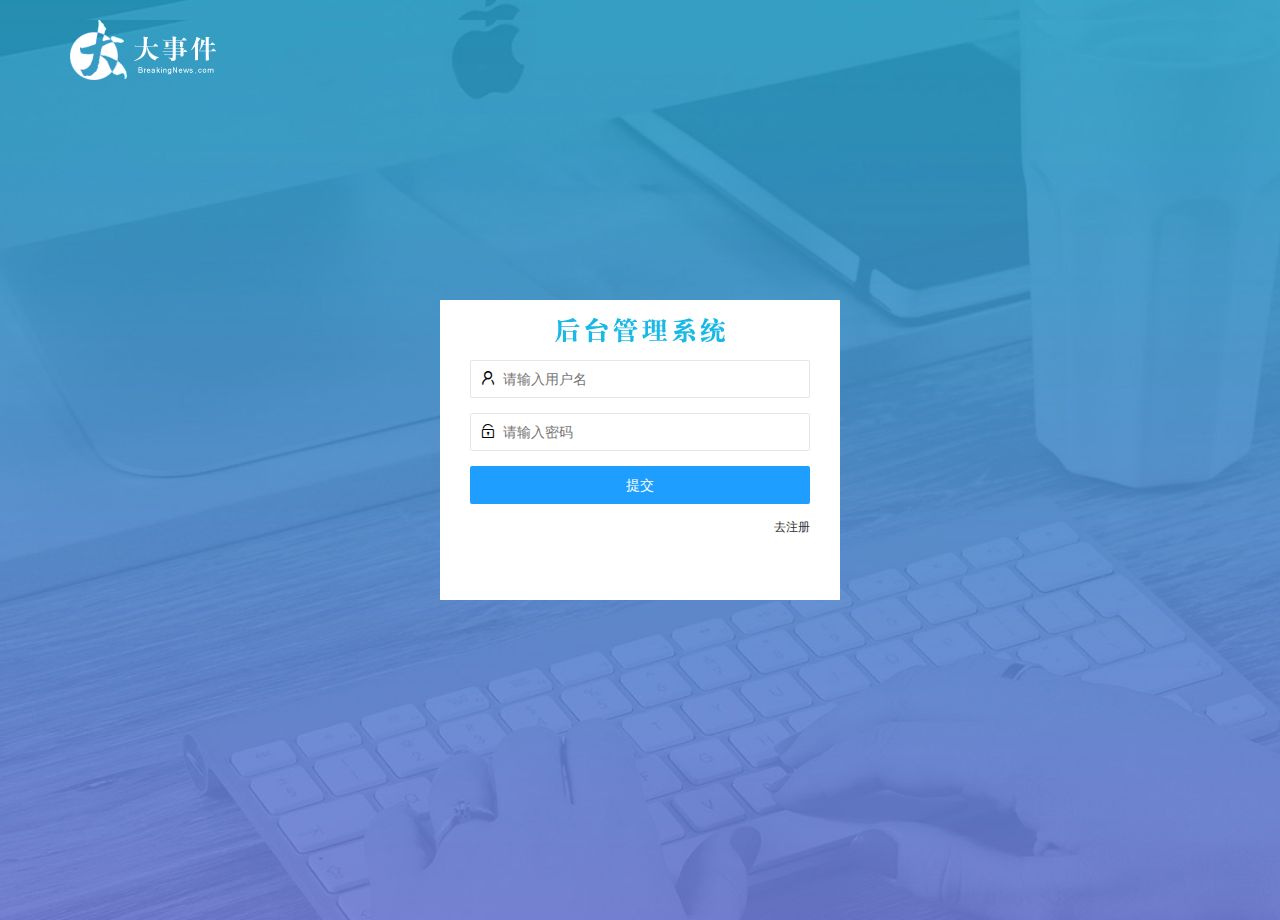
<file: login.html>
<!--
 * @Author: Dabbie 2310734576@qq.com
 * @Date: 2022-10-14 11:17:27
 * @LastEditors: Dabbie 2310734576@qq.com
 * @LastEditTime: 2022-10-17 14:35:33
 * @FilePath: \event_creating\login.html
 * @Description: 这是默认设置,请设置`customMade`, 打开koroFileHeader查看配置 进行设置: https://github.com/OBKoro1/koro1FileHeader/wiki/%E9%85%8D%E7%BD%AE
-->
<!DOCTYPE html>
<html lang="en">
<head>
    <meta charset="UTF-8">
    <meta http-equiv="X-UA-Compatible" content="IE=edge">
    <meta name="viewport" content="width=device-width, initial-scale=1.0">
    <!-- 导入layui -->
    <link rel="stylesheet" href="./assets/lib/layui/css/layui.css">
    <link rel="stylesheet" href="/assets/css/login.css">
    <title>大事件-登录/注册界面</title>
</head>
<body>
    <!-- 使用layui的版心 -->
    <!-- 头部logo区域 -->
    <div class="layui-main">
        <img src="./assets/images/logo.png" alt="">
    </div>


    <!-- 登录注册面板 -->
    <div class="loginAndRegBox">
        <!-- 面板头部标题 -->
        <div class="title-box"></div>

        <!-- 登录box -->
        <div class="login-box">
            <!-- 使用layui来创建form表单以及表单中的输入框&按钮 -->
            <form class="layui-form" id="form_login">
                <!-- 用户名 -->
                <div class="layui-form-item">
                    <!-- 小图标 -->
                    <i class="layui-icon layui-icon-username"></i>   
                    <input type="text" name="username" required  lay-verify="required" placeholder="请输入用户名" autocomplete="off" class="layui-input">
                </div>
                <!-- 密码 -->
                <div class="layui-form-item">
                    <!-- 小图标 -->
                    <i class="layui-icon layui-icon-password"></i>
                    <input type="password" name="password" required  lay-verify="required|pwd" placeholder="请输入密码" autocomplete="off" class="layui-input">
                </div>
                <!-- 登录提交按钮 -->
                <div class="layui-form-item">
                    <button class="layui-btn layui-btn-fluid  layui-btn-normal" lay-submit lay-filter="formDemo">提交</button>
                </div>
                <!-- 转为注册 -->
                <div class="layui-form-item links">
                    <a href="javascript:;" id="link_reg">去注册</a>
                </div>
            </form>
        </div> 

        <!-- 注册box -->
        <div class="reg-box">
            <form class="layui-form" id="form_reg">
                <!-- 用户名 -->
                <div class="layui-form-item">
                    <!-- 小图标 -->
                    <i class="layui-icon layui-icon-username"></i>   
                    <input type="text" name="username" required  lay-verify="required" placeholder="请输入用户名" autocomplete="off" class="layui-input">
                </div>
                <!-- 密码 -->
                <div class="layui-form-item">
                    <!-- 小图标 -->
                    <i class="layui-icon layui-icon-password"></i>
                    <input type="password" name="password" required  lay-verify="required|pwd" placeholder="请输入密码" autocomplete="off" class="layui-input">
                </div>
                <!-- 再次确认密码 -->
                <div class="layui-form-item">
                    <!-- 小图标 -->
                    <i class="layui-icon layui-icon-password"></i>
                    <input type="password" name="repassword" required  lay-verify="required|pwd|repwd" placeholder="再次确认密码" autocomplete="off" class="layui-input">
                </div>
                <!-- 注册提交按钮 -->
                <div class="layui-form-item">
                    <button class="layui-btn layui-btn-fluid  layui-btn-normal" lay-submit lay-filter="formDemo">注册</button>
                </div>
                <!-- 转为登录 -->
                <div class="layui-form-item links">
                    <a href="javascript:;" id="link_login">去登录</a>
                </div>
            </form>
        </div>
    </div>


    <!-- 导入layui的js -->
    <script src="./assets/lib/layui/layui.all.js"></script>
    <!-- 行为，采用js来写，导入jQuery 方便使用dom-->
    <script src="./assets/lib/jquery.js"></script>
    <!-- 导入自己写的jQuery中方法的js -->
    <script src="./assets/js/baseAPI.js"></script>
    <!-- 导入自己的js -->
    <script src="./assets/js/login.js"></script>
</body>
</html>
</file>
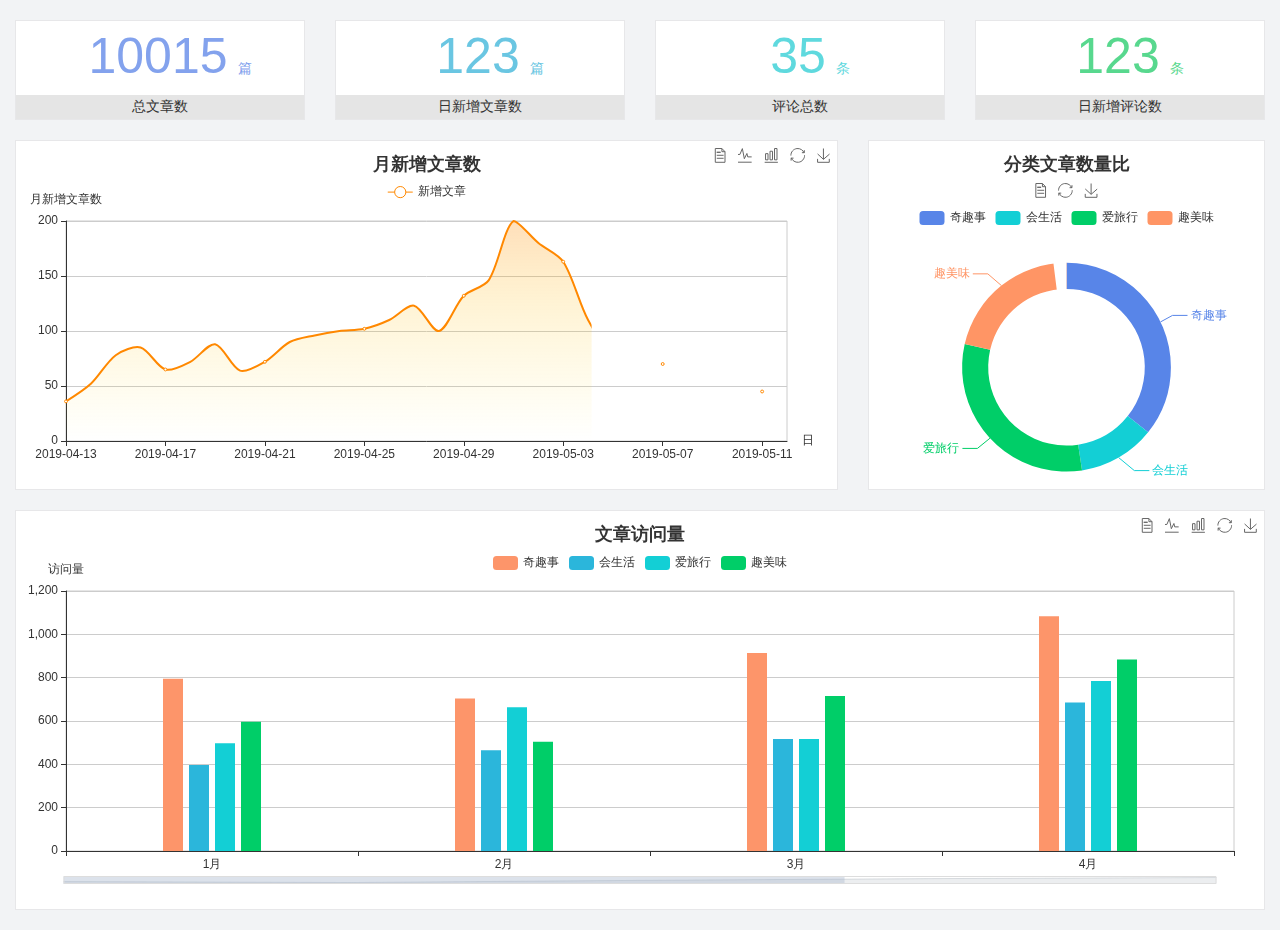
<file: home/dashboard.html>
<!DOCTYPE html>
<html lang="en">

<head>
  <meta charset="UTF-8">
  <meta name="viewport" content="width=device-width, initial-scale=1.0">
  <meta http-equiv="X-UA-Compatible" content="ie=edge">
  <title>图表统计</title>
  <link rel="stylesheet" href="../../assets/lib/bootstrap.css" />
  <link rel="stylesheet" href="../../assets/lib/main.css" />
  <script src="../../assets/lib/jquery.js"></script>
  <script type="text/javascript" src="../../assets/lib/echarts.min.js"></script>
</head>

<body>
  <div class="container-fluid">
    <div class="row spannel_list">
      <div class="col-sm-3 col-xs-6">
        <div class="spannel">
          <em>10015</em><span>篇</span>
          <b>总文章数</b>
        </div>
      </div>
      <div class="col-sm-3 col-xs-6">
        <div class="spannel scolor01">
          <em>123</em><span>篇</span>
          <b>日新增文章数</b>
        </div>
      </div>
      <div class="col-sm-3 col-xs-6">
        <div class="spannel scolor02">
          <em>35</em><span>条</span>
          <b>评论总数</b>
        </div>
      </div>
      <div class="col-sm-3 col-xs-6">
        <div class="spannel scolor03">
          <em>123</em><span>条</span>
          <b>日新增评论数</b>
        </div>
      </div>
    </div>
  </div>

  <div class="container-fluid">
    <div class="row curve-pie">
      <div class="col-lg-8 col-md-8">
        <div class="gragh_pannel" id="curve_show"></div>
      </div>
      <div class="col-lg-4 col-md-4">
        <div class="gragh_pannel" id="pie_show"></div>
      </div>
    </div>
  </div>

  <div class="container-fluid">
    <div class="column_pannel" id="column_show"></div>
  </div>

  <script>
    var oChart = echarts.init(document.getElementById('curve_show'));
    var aList_all = [
      { 'count': 36, 'date': '2019-04-13' },
      { 'count': 52, 'date': '2019-04-14' },
      { 'count': 78, 'date': '2019-04-15' },
      { 'count': 85, 'date': '2019-04-16' },
      { 'count': 65, 'date': '2019-04-17' },
      { 'count': 72, 'date': '2019-04-18' },
      { 'count': 88, 'date': '2019-04-19' },
      { 'count': 64, 'date': '2019-04-20' },
      { 'count': 72, 'date': '2019-04-21' },
      { 'count': 90, 'date': '2019-04-22' },
      { 'count': 96, 'date': '2019-04-23' },
      { 'count': 100, 'date': '2019-04-24' },
      { 'count': 102, 'date': '2019-04-25' },
      { 'count': 110, 'date': '2019-04-26' },
      { 'count': 123, 'date': '2019-04-27' },
      { 'count': 100, 'date': '2019-04-28' },
      { 'count': 132, 'date': '2019-04-29' },
      { 'count': 146, 'date': '2019-04-30' },
      { 'count': 200, 'date': '2019-05-01' },
      { 'count': 180, 'date': '2019-05-02' },
      { 'count': 163, 'date': '2019-05-03' },
      { 'count': 110, 'date': '2019-05-04' },
      { 'count': 80, 'date': '2019-05-05' },
      { 'count': 82, 'date': '2019-05-06' },
      { 'count': 70, 'date': '2019-05-07' },
      { 'count': 65, 'date': '2019-05-08' },
      { 'count': 54, 'date': '2019-05-09' },
      { 'count': 40, 'date': '2019-05-10' },
      { 'count': 45, 'date': '2019-05-11' },
      { 'count': 38, 'date': '2019-05-12' },
    ];

    let aCount = [];
    let aDate = [];

    for (var i = 0; i < aList_all.length; i++) {
      aCount.push(aList_all[i].count);
      aDate.push(aList_all[i].date);
    }

    var chartopt = {
      title: {
        text: '月新增文章数',
        left: 'center',
        top: '10'
      },
      tooltip: {
        trigger: 'axis'
      },
      legend: {
        data: ['新增文章'],
        top: '40'
      },
      toolbox: {
        show: true,
        feature: {
          mark: { show: true },
          dataView: { show: true, readOnly: false },
          magicType: { show: true, type: ['line', 'bar'] },
          restore: { show: true },
          saveAsImage: { show: true }
        }
      },
      calculable: true,
      xAxis: [
        {
          name: '日',
          type: 'category',
          boundaryGap: false,
          data: aDate
        }
      ],
      yAxis: [
        {
          name: '月新增文章数',
          type: 'value'
        }
      ],
      series: [
        {
          name: '新增文章',
          type: 'line',
          smooth: true,
          itemStyle: { normal: { areaStyle: { type: 'default' }, color: '#f80' }, lineStyle: { color: '#f80' } },
          data: aCount
        }],
      areaStyle: {
        normal: {
          color: new echarts.graphic.LinearGradient(0, 0, 0, 1, [{
            offset: 0,
            color: 'rgba(255,136,0,0.39)'
          }, {
            offset: .34,
            color: 'rgba(255,180,0,0.25)'
          }, {
            offset: 1,
            color: 'rgba(255,222,0,0.00)'
          }])

        }
      },
      grid: {
        show: true,
        x: 50,
        x2: 50,
        y: 80,
        height: 220
      }
    };

    oChart.setOption(chartopt);


    var oPie = echarts.init(document.getElementById('pie_show'));
    var oPieopt =
    {
      title: {
        top: 10,
        text: '分类文章数量比',
        x: 'center'
      },
      tooltip: {
        trigger: 'item',
        formatter: "{a} <br/>{b} : {c} ({d}%)"
      },
      color: ['#5885e8', '#13cfd5', '#00ce68', '#ff9565'],
      legend: {
        x: 'center',
        top: 65,
        data: ['奇趣事', '会生活', '爱旅行', '趣美味']
      },
      toolbox: {
        show: true,
        x: 'center',
        top: 35,
        feature: {
          mark: { show: true },
          dataView: { show: true, readOnly: false },
          magicType: {
            show: true,
            type: ['pie', 'funnel'],
            option: {
              funnel: {
                x: '25%',
                width: '50%',
                funnelAlign: 'left',
                max: 1548
              }
            }
          },
          restore: { show: true },
          saveAsImage: { show: true }
        }
      },
      calculable: true,
      series: [
        {
          name: '访问来源',
          type: 'pie',
          radius: ['45%', '60%'],
          center: ['50%', '65%'],
          data: [
            { value: 300, name: '奇趣事' },
            { value: 100, name: '会生活' },
            { value: 260, name: '爱旅行' },
            { value: 180, name: '趣美味' }
          ]
        }
      ]
    };
    oPie.setOption(oPieopt);



    var oColumn = this.echarts.init(document.getElementById('column_show'));
    var oColumnopt =
    {
      title: {
        text: '文章访问量',
        left: 'center',
        top: '10'
      },
      tooltip: {
        trigger: 'axis'
      },
      legend: {
        data: ['奇趣事', '会生活', '爱旅行', '趣美味'],
        top: '40'
      },
      toolbox: {
        show: true,
        feature: {
          mark: { show: true },
          dataView: { show: true, readOnly: false },
          magicType: { show: true, type: ['line', 'bar'] },
          restore: { show: true },
          saveAsImage: { show: true }
        }
      },
      calculable: true,
      xAxis: [
        {
          type: 'category',
          data: ['1月', '2月', '3月', '4月', '5月']
        }
      ],
      yAxis: [
        {
          name: '访问量',
          type: 'value'
        }
      ],
      series: [
        {
          name: '奇趣事',
          type: 'bar',
          barWidth: 20,
          itemStyle: {
            normal: { areaStyle: { type: 'default' }, color: '#fd956a' }
          },
          data: [800, 708, 920, 1090, 1200]
        },
        {
          name: '会生活',
          type: 'bar',
          barWidth: 20,
          itemStyle: {
            normal: { areaStyle: { type: 'default' }, color: '#2bb6db' }
          },
          data: [400, 468, 520, 690, 800]
        },
        {
          name: '爱旅行',
          type: 'bar',
          barWidth: 20,
          itemStyle: {
            normal: { areaStyle: { type: 'default' }, color: '#13cfd5' }
          },
          data: [500, 668, 520, 790, 900]
        },
        {
          name: '趣美味',
          type: 'bar',
          barWidth: 20,
          itemStyle: {
            normal: { areaStyle: { type: 'default' }, color: '#00ce68' }
          },
          data: [600, 508, 720, 890, 1000]
        }
      ],
      grid: {
        show: true,
        x: 50,
        x2: 30,
        y: 80,
        height: 260
      },
      dataZoom: [//给x轴设置滚动条
        {
          start: 0,//默认为0
          end: 100 - 1000 / 31,//默认为100
          type: 'slider',
          show: true,
          xAxisIndex: [0],
          handleSize: 0,//滑动条的 左右2个滑动条的大小
          height: 8,//组件高度
          left: 45, //左边的距离
          right: 50,//右边的距离
          bottom: 26,//右边的距离
          handleColor: '#ddd',//h滑动图标的颜色
          handleStyle: {
            borderColor: "#cacaca",
            borderWidth: "1",
            shadowBlur: 2,
            background: "#ddd",
            shadowColor: "#ddd",
          }
        }]
    };
    oColumn.setOption(oColumnopt);
  </script>
</body>

</html>
</file>
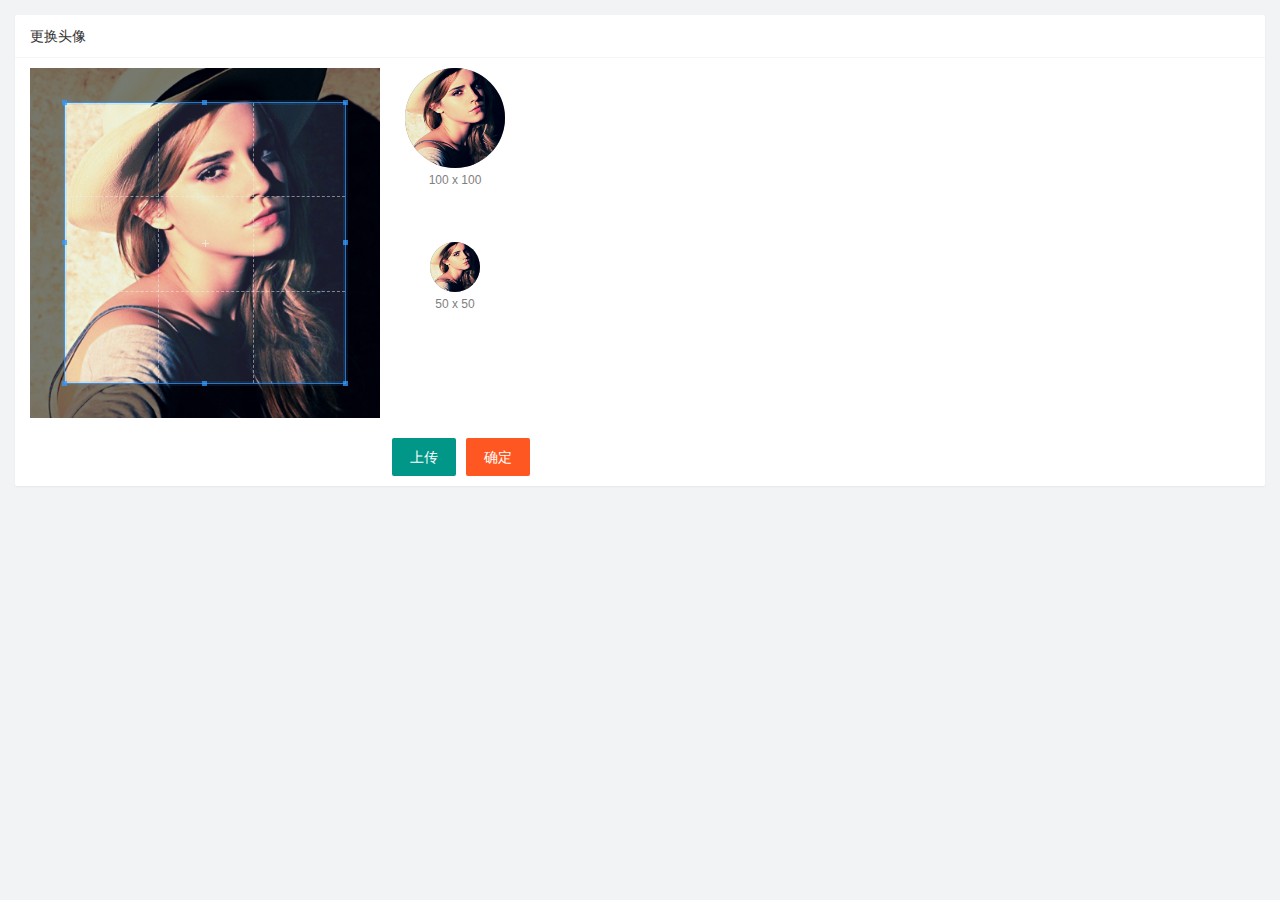
<file: user/user_avatar.html>
<!--
 * @Author: Dabbie 2310734576@qq.com
 * @Date: 2022-10-16 16:39:13
 * @LastEditors: Dabbie 2310734576@qq.com
 * @LastEditTime: 2022-10-16 17:24:01
 * @FilePath: \event_creating\user\user_avatar.html
 * @Description: 这是默认设置,请设置`customMade`, 打开koroFileHeader查看配置 进行设置: https://github.com/OBKoro1/koro1FileHeader/wiki/%E9%85%8D%E7%BD%AE
-->
<!DOCTYPE html>
<html lang="en">
<head>
    <meta charset="UTF-8">
    <meta http-equiv="X-UA-Compatible" content="IE=edge">
    <meta name="viewport" content="width=device-width, initial-scale=1.0">
    <title>更换头像</title>
    <link rel="stylesheet" href="/assets/lib/layui/css/layui.css">
    <!-- 导入cropper -->
    <link rel="stylesheet" href="/assets/lib/cropper/cropper.css">
    <link rel="stylesheet" href="/assets/css/user/user_avatar.css">
</head>
<body>
    <div class="layui-card">
        <div class="layui-card-header">更换头像</div>
        <div class="layui-card-body">
          <!-- 第一行的图片裁剪和预览区域 -->
            <div class="row1">
                <!-- 图片裁剪区域 -->
                <div class="cropper-box">
                <!-- 这个 img 标签很重要，将来会把它初始化为裁剪区域 -->
                    <img id="image" src="/assets/images/sample.jpg" />
                </div>
                <!-- 图片的预览区域 -->
                <div class="preview-box">
                    <div>
                        <!-- 宽高为 100px 的预览区域 -->
                        <div class="img-preview w100"></div>
                        <p class="size">100 x 100</p>
                    </div>
                    <div>
                        <!-- 宽高为 50px 的预览区域 -->
                        <div class="img-preview w50"></div>
                        <p class="size">50 x 50</p>
                    </div>
                </div>
            </div>

            <!-- 第二行的按钮区域 -->
            <div class="row2">
                <!-- 通过accept属性可以指定文件类型 -->
                <input type="file" id="file" accept="image/png,imgage/jpeg,image/jpg">
                <button type="button" class="layui-btn" id="btnChooseImage">上传</button>
                <button type="button" class="layui-btn layui-btn-danger" id="btnUpLoad">确定</button>
            </div>
        </div>
    </div>

    <script src="/assets/lib/layui/layui.all.js"></script>
    <script src="/assets/lib/jquery.js"></script>
    <script src="/assets/lib/cropper/Cropper.js"></script>
    <script src="/assets/lib/cropper/jquery-cropper.js"></script>
    <script src="/assets/js/baseAPI.js"></script>
    <script src="/assets/js/user/user_avatar.js"></script>
</body>
</html>
</file>
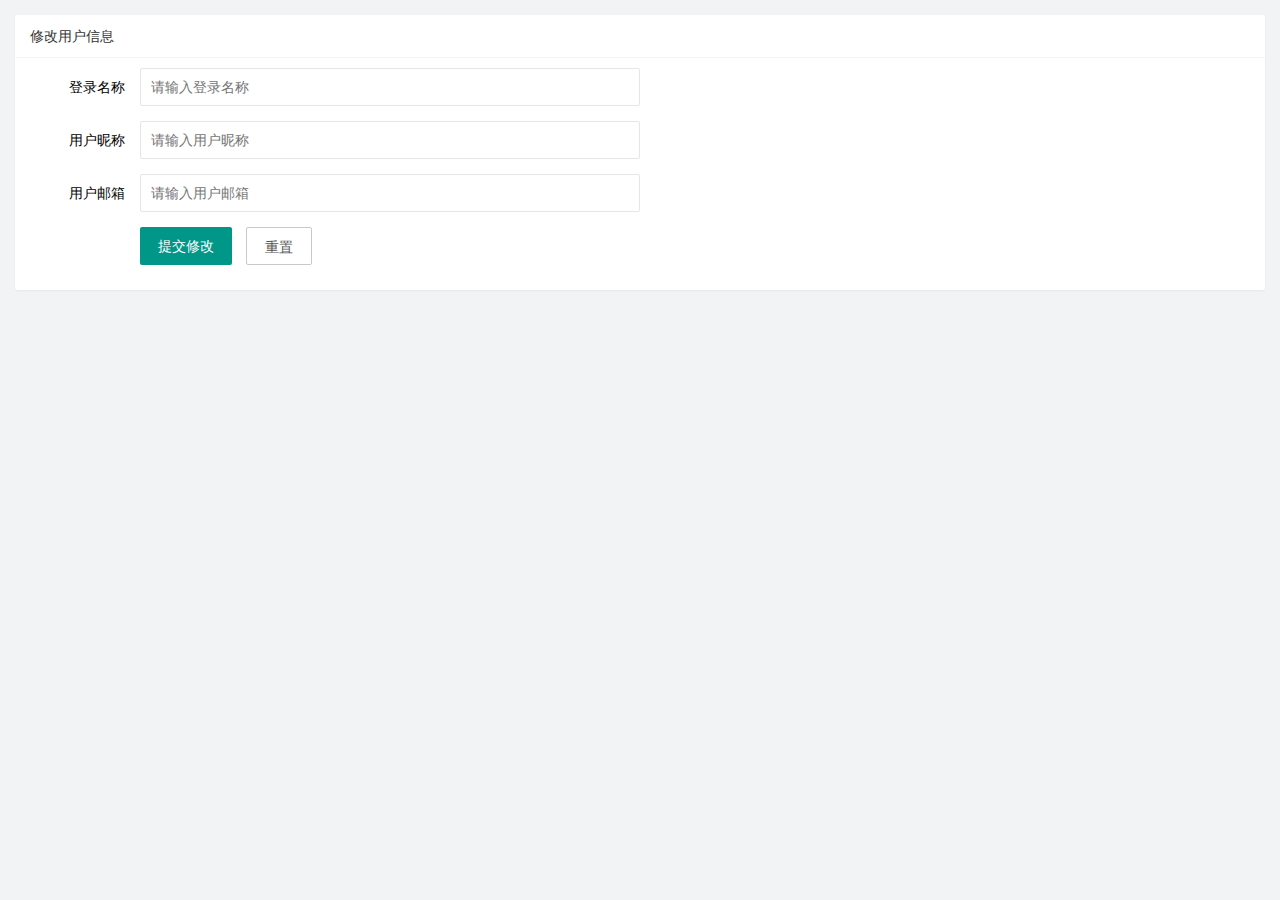
<file: user/user_info.html>
<!--
 * @Author: Dabbie 2310734576@qq.com
 * @Date: 2022-10-16 11:21:42
 * @LastEditors: Dabbie 2310734576@qq.com
 * @LastEditTime: 2022-10-16 16:37:49
 * @FilePath: \event_creating\user\user_info.html
 * @Description: 这是默认设置,请设置`customMade`, 打开koroFileHeader查看配置 进行设置: https://github.com/OBKoro1/koro1FileHeader/wiki/%E9%85%8D%E7%BD%AE
-->
<!DOCTYPE html>
<html lang="en">
<head>
    <meta charset="UTF-8">
    <meta http-equiv="X-UA-Compatible" content="IE=edge">
    <meta name="viewport" content="width=device-width, initial-scale=1.0">
    <title>个人中心--基本资料</title>
    <link rel="stylesheet" href="/assets/lib/layui/css/layui.css">
    <link rel="stylesheet" href="/assets/css/user/user_info.css">
</head>
<body>
    <div class="layui-card">
        <div class="layui-card-header">修改用户信息</div>
        <div class="layui-card-body">
            <!-- 这是form表单 -->
            <form class="layui-form" lay-filter="formUserInfo">
                <!-- 隐藏域，用于更新信息时的监测 -->
                <input type="hidden" name="id" value="">
                <!-- 登录名称 -->
                <div class="layui-form-item">
                  <label class="layui-form-label">登录名称</label>
                  <div class="layui-input-block">
                    <input type="text" name="username" required  lay-verify="required" placeholder="请输入登录名称" autocomplete="off" class="layui-input" readonly>
                  </div>
                </div>
                <!-- 用户昵称 -->
                <div class="layui-form-item">
                    <label class="layui-form-label">用户昵称</label>
                    <div class="layui-input-block">
                      <input type="text" name="nickname" required  lay-verify="required|nickname" placeholder="请输入用户昵称" autocomplete="off" class="layui-input">
                    </div>
                  </div>
                  <!-- 用户邮箱 -->
                  <div class="layui-form-item">
                    <label class="layui-form-label">用户邮箱</label>
                    <div class="layui-input-block">
                      <input type="text" name="email" required  lay-verify="required|email" placeholder="请输入用户邮箱" autocomplete="off" class="layui-input">
                    </div>
                  </div>
                  <!-- 提交修改&重置按钮 -->
                  <div class="layui-form-item">
                    <div class="layui-input-block">
                      <button class="layui-btn" lay-submit lay-filter="formDemo">提交修改</button>
                      <button type="reset" class="layui-btn layui-btn-primary" id="btnResset">重置</button>
                    </div>
                  </div>
            </form>
        </div>
    </div>
    
    <!-- 导入layui的js -->
    <script src="/assets/lib/layui/layui.all.js"></script>
    <!-- 导入 jQuery  -->
    <script src="/assets/lib/jquery.js"></script>
    <!-- 导入baseAPI.js -->
    <script src="/assets/js/baseAPI.js"></script>
    <!-- 导入自己的js -->
    <script src="/assets/js/user/user_info.js"></script>
</body>
</html>
</file>
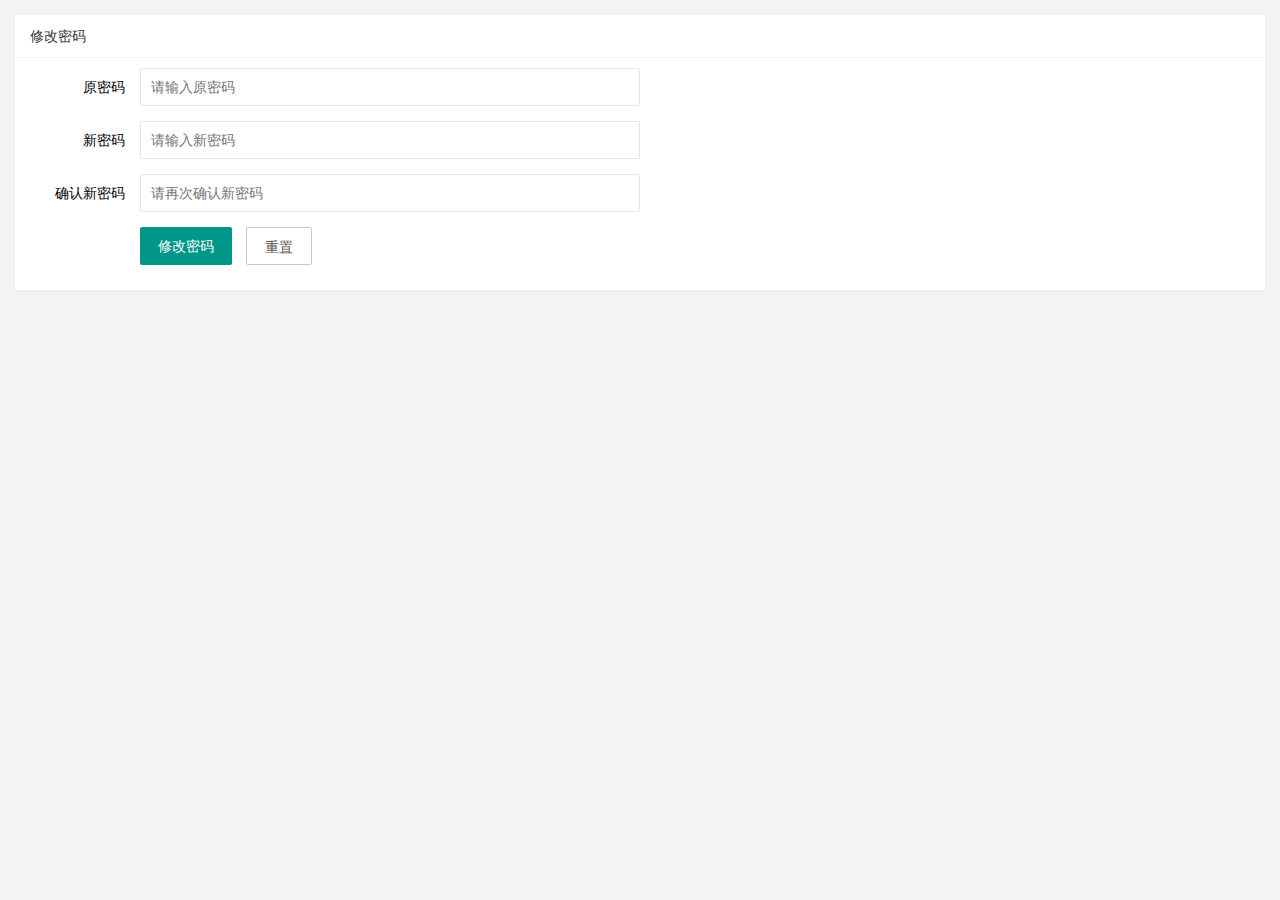
<file: user/user_pwd.html>
<!--
 * @Author: Dabbie 2310734576@qq.com
 * @Date: 2022-10-16 15:27:42
 * @LastEditors: Dabbie 2310734576@qq.com
 * @LastEditTime: 2022-10-16 16:37:37
 * @FilePath: \event_creating\user\user_pwd.html
 * @Description: 这是默认设置,请设置`customMade`, 打开koroFileHeader查看配置 进行设置: https://github.com/OBKoro1/koro1FileHeader/wiki/%E9%85%8D%E7%BD%AE
-->
<!DOCTYPE html>
<html lang="en">
<head>
    <meta charset="UTF-8">
    <meta http-equiv="X-UA-Compatible" content="IE=edge">
    <meta name="viewport" content="width=device-width, initial-scale=1.0">
    <title>修改密码</title>
    <link rel="stylesheet" href="/assets/lib/layui/css/layui.css">
    <link rel="stylesheet" href="/assets/css/user/user_pwd.css">
</head>
<body>
    <div class="layui-card">
        <div class="layui-card-header">修改密码</div>
        <div class="layui-card-body">
            <!-- form表单 -->
            <form class="layui-form" action="">
                <!-- 原密码 -->
                <div class="layui-form-item">
                  <label class="layui-form-label">原密码</label>
                  <div class="layui-input-block">
                    <input type="password" name="oldPwd" required  lay-verify="required|pwd" placeholder="请输入原密码" autocomplete="off" class="layui-input">
                  </div>
                </div>
                <!-- 新密码 -->
                <div class="layui-form-item">
                    <label class="layui-form-label">新密码</label>
                    <div class="layui-input-block">
                      <input type="password" name="newPwd" required  lay-verify="required|pwd|samePwd" placeholder="请输入新密码" autocomplete="off" class="layui-input">
                    </div>
                  </div>
                  <!-- 确认新密码 -->
                  <div class="layui-form-item">
                    <label class="layui-form-label">确认新密码</label>
                    <div class="layui-input-block">
                      <input type="password" name="rePwd" required  lay-verify="required|pwd|rePwd" placeholder="请再次确认新密码" autocomplete="off" class="layui-input">
                    </div>
                  </div>
                  <!-- 按钮 -->
                  <div class="layui-form-item">
                    <div class="layui-input-block">
                      <button class="layui-btn" lay-submit lay-filter="formDemo">修改密码</button>
                      <button type="reset" class="layui-btn layui-btn-primary">重置</button>
                    </div>
                  </div>
            </form>
        </div>
      </div>

      <!-- 导入layui.js -->
      <script src="/assets/lib/layui/layui.all.js"></script>
      <!-- 导入jQuery -->
      <script src="/assets/lib/jquery.js"></script>
      <!-- 导入baseAPI.js -->
      <script src="/assets/js/baseAPI.js"></script>
      <!-- 导入自己的js -->
      <script src="/assets/js/user/user_pwd.js"></script>
</body>
</html>
</file>
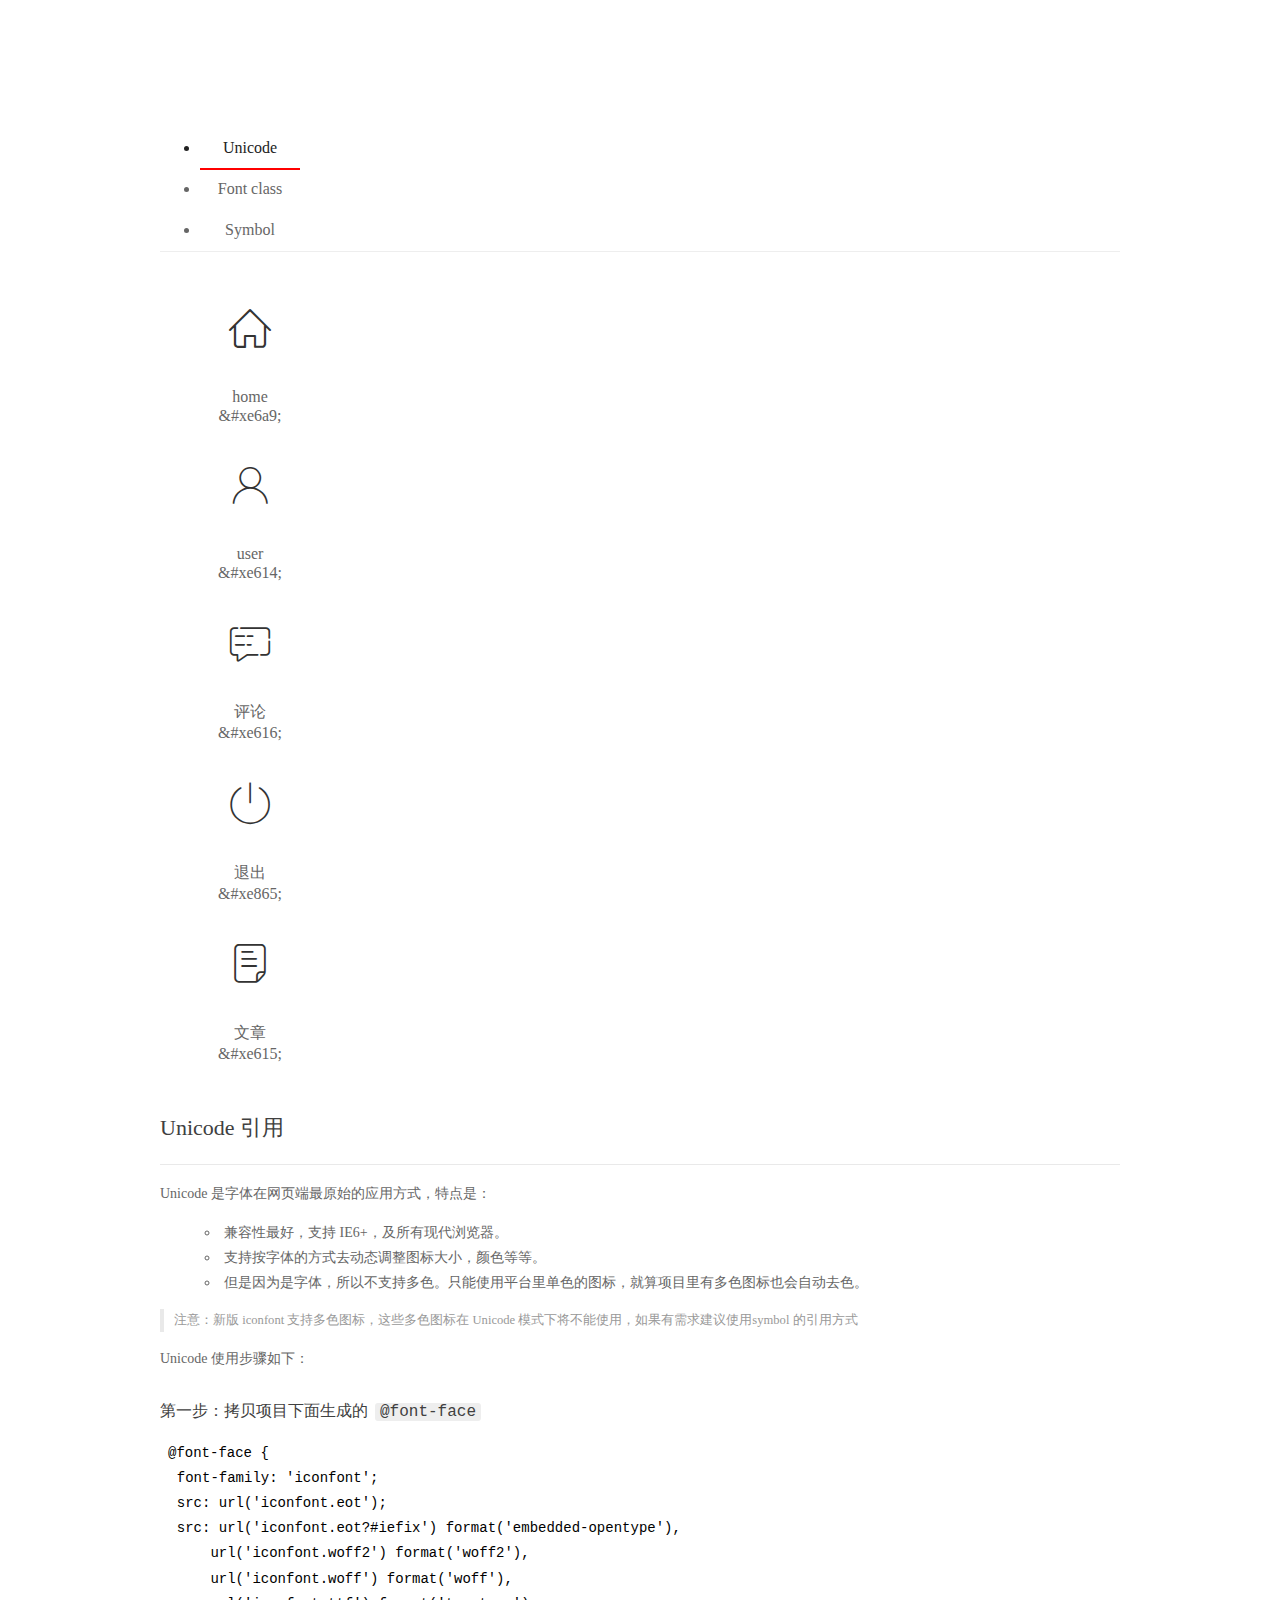
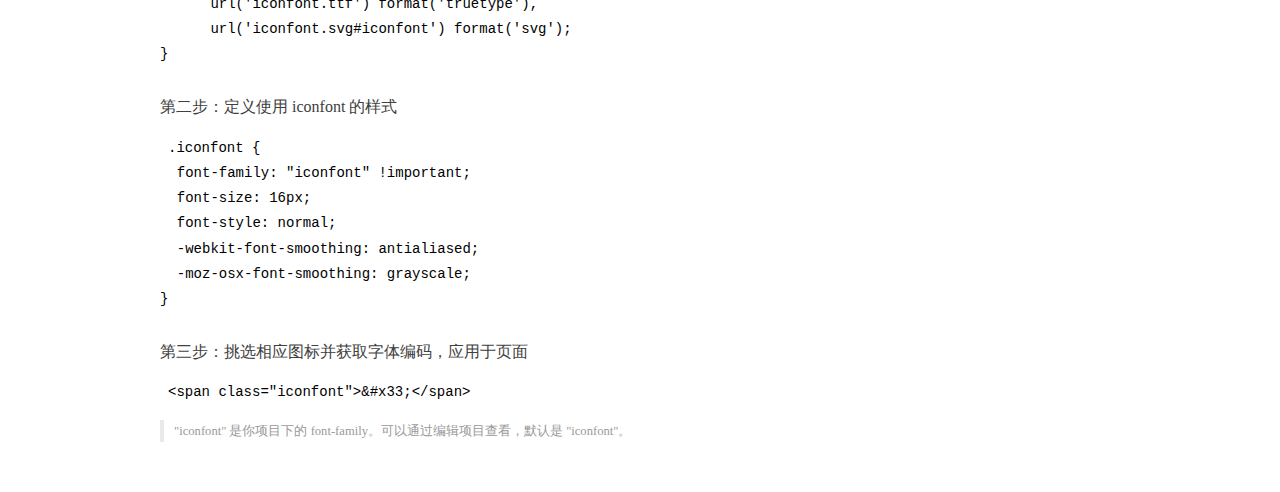
<file: assets/fonts/demo_index.html>
<!DOCTYPE html>
<html>
<head>
  <meta charset="utf-8"/>
  <title>IconFont Demo</title>
  <link rel="shortcut icon" href="https://gtms04.alicdn.com/tps/i4/TB1_oz6GVXXXXaFXpXXJDFnIXXX-64-64.ico" type="image/x-icon"/>
  <link rel="stylesheet" href="https://g.alicdn.com/thx/cube/1.3.2/cube.min.css">
  <link rel="stylesheet" href="demo.css">
  <link rel="stylesheet" href="iconfont.css">
  <script src="iconfont.js"></script>
  <!-- jQuery -->
  <script src="https://a1.alicdn.com/oss/uploads/2018/12/26/7bfddb60-08e8-11e9-9b04-53e73bb6408b.js"></script>
  <!-- 代码高亮 -->
  <script src="https://a1.alicdn.com/oss/uploads/2018/12/26/a3f714d0-08e6-11e9-8a15-ebf944d7534c.js"></script>
</head>
<body>
  <div class="main">
    <h1 class="logo"><a href="https://www.iconfont.cn/" title="iconfont 首页" target="_blank">&#xe86b;</a></h1>
    <div class="nav-tabs">
      <ul id="tabs" class="dib-box">
        <li class="dib active"><span>Unicode</span></li>
        <li class="dib"><span>Font class</span></li>
        <li class="dib"><span>Symbol</span></li>
      </ul>
      
    </div>
    <div class="tab-container">
      <div class="content unicode" style="display: block;">
          <ul class="icon_lists dib-box">
          
            <li class="dib">
              <span class="icon iconfont">&#xe6a9;</span>
                <div class="name">home</div>
                <div class="code-name">&amp;#xe6a9;</div>
              </li>
          
            <li class="dib">
              <span class="icon iconfont">&#xe614;</span>
                <div class="name">user</div>
                <div class="code-name">&amp;#xe614;</div>
              </li>
          
            <li class="dib">
              <span class="icon iconfont">&#xe616;</span>
                <div class="name">评论</div>
                <div class="code-name">&amp;#xe616;</div>
              </li>
          
            <li class="dib">
              <span class="icon iconfont">&#xe865;</span>
                <div class="name">退出</div>
                <div class="code-name">&amp;#xe865;</div>
              </li>
          
            <li class="dib">
              <span class="icon iconfont">&#xe615;</span>
                <div class="name">文章</div>
                <div class="code-name">&amp;#xe615;</div>
              </li>
          
          </ul>
          <div class="article markdown">
          <h2 id="unicode-">Unicode 引用</h2>
          <hr>

          <p>Unicode 是字体在网页端最原始的应用方式，特点是：</p>
          <ul>
            <li>兼容性最好，支持 IE6+，及所有现代浏览器。</li>
            <li>支持按字体的方式去动态调整图标大小，颜色等等。</li>
            <li>但是因为是字体，所以不支持多色。只能使用平台里单色的图标，就算项目里有多色图标也会自动去色。</li>
          </ul>
          <blockquote>
            <p>注意：新版 iconfont 支持多色图标，这些多色图标在 Unicode 模式下将不能使用，如果有需求建议使用symbol 的引用方式</p>
          </blockquote>
          <p>Unicode 使用步骤如下：</p>
          <h3 id="-font-face">第一步：拷贝项目下面生成的 <code>@font-face</code></h3>
<pre><code class="language-css"
>@font-face {
  font-family: 'iconfont';
  src: url('iconfont.eot');
  src: url('iconfont.eot?#iefix') format('embedded-opentype'),
      url('iconfont.woff2') format('woff2'),
      url('iconfont.woff') format('woff'),
      url('iconfont.ttf') format('truetype'),
      url('iconfont.svg#iconfont') format('svg');
}
</code></pre>
          <h3 id="-iconfont-">第二步：定义使用 iconfont 的样式</h3>
<pre><code class="language-css"
>.iconfont {
  font-family: "iconfont" !important;
  font-size: 16px;
  font-style: normal;
  -webkit-font-smoothing: antialiased;
  -moz-osx-font-smoothing: grayscale;
}
</code></pre>
          <h3 id="-">第三步：挑选相应图标并获取字体编码，应用于页面</h3>
<pre>
<code class="language-html"
>&lt;span class="iconfont"&gt;&amp;#x33;&lt;/span&gt;
</code></pre>
          <blockquote>
            <p>"iconfont" 是你项目下的 font-family。可以通过编辑项目查看，默认是 "iconfont"。</p>
          </blockquote>
          </div>
      </div>
      <div class="content font-class">
        <ul class="icon_lists dib-box">
          
          <li class="dib">
            <span class="icon iconfont icon-home"></span>
            <div class="name">
              home
            </div>
            <div class="code-name">.icon-home
            </div>
          </li>
          
          <li class="dib">
            <span class="icon iconfont icon-user"></span>
            <div class="name">
              user
            </div>
            <div class="code-name">.icon-user
            </div>
          </li>
          
          <li class="dib">
            <span class="icon iconfont icon-pinglun"></span>
            <div class="name">
              评论
            </div>
            <div class="code-name">.icon-pinglun
            </div>
          </li>
          
          <li class="dib">
            <span class="icon iconfont icon-tuichu"></span>
            <div class="name">
              退出
            </div>
            <div class="code-name">.icon-tuichu
            </div>
          </li>
          
          <li class="dib">
            <span class="icon iconfont icon-16"></span>
            <div class="name">
              文章
            </div>
            <div class="code-name">.icon-16
            </div>
          </li>
          
        </ul>
        <div class="article markdown">
        <h2 id="font-class-">font-class 引用</h2>
        <hr>

        <p>font-class 是 Unicode 使用方式的一种变种，主要是解决 Unicode 书写不直观，语意不明确的问题。</p>
        <p>与 Unicode 使用方式相比，具有如下特点：</p>
        <ul>
          <li>兼容性良好，支持 IE8+，及所有现代浏览器。</li>
          <li>相比于 Unicode 语意明确，书写更直观。可以很容易分辨这个 icon 是什么。</li>
          <li>因为使用 class 来定义图标，所以当要替换图标时，只需要修改 class 里面的 Unicode 引用。</li>
          <li>不过因为本质上还是使用的字体，所以多色图标还是不支持的。</li>
        </ul>
        <p>使用步骤如下：</p>
        <h3 id="-fontclass-">第一步：引入项目下面生成的 fontclass 代码：</h3>
<pre><code class="language-html">&lt;link rel="stylesheet" href="./iconfont.css"&gt;
</code></pre>
        <h3 id="-">第二步：挑选相应图标并获取类名，应用于页面：</h3>
<pre><code class="language-html">&lt;span class="iconfont icon-xxx"&gt;&lt;/span&gt;
</code></pre>
        <blockquote>
          <p>"
            iconfont" 是你项目下的 font-family。可以通过编辑项目查看，默认是 "iconfont"。</p>
        </blockquote>
      </div>
      </div>
      <div class="content symbol">
          <ul class="icon_lists dib-box">
          
            <li class="dib">
                <svg class="icon svg-icon" aria-hidden="true">
                  <use xlink:href="#icon-home"></use>
                </svg>
                <div class="name">home</div>
                <div class="code-name">#icon-home</div>
            </li>
          
            <li class="dib">
                <svg class="icon svg-icon" aria-hidden="true">
                  <use xlink:href="#icon-user"></use>
                </svg>
                <div class="name">user</div>
                <div class="code-name">#icon-user</div>
            </li>
          
            <li class="dib">
                <svg class="icon svg-icon" aria-hidden="true">
                  <use xlink:href="#icon-pinglun"></use>
                </svg>
                <div class="name">评论</div>
                <div class="code-name">#icon-pinglun</div>
            </li>
          
            <li class="dib">
                <svg class="icon svg-icon" aria-hidden="true">
                  <use xlink:href="#icon-tuichu"></use>
                </svg>
                <div class="name">退出</div>
                <div class="code-name">#icon-tuichu</div>
            </li>
          
            <li class="dib">
                <svg class="icon svg-icon" aria-hidden="true">
                  <use xlink:href="#icon-16"></use>
                </svg>
                <div class="name">文章</div>
                <div class="code-name">#icon-16</div>
            </li>
          
          </ul>
          <div class="article markdown">
          <h2 id="symbol-">Symbol 引用</h2>
          <hr>

          <p>这是一种全新的使用方式，应该说这才是未来的主流，也是平台目前推荐的用法。相关介绍可以参考这篇<a href="">文章</a>
            这种用法其实是做了一个 SVG 的集合，与另外两种相比具有如下特点：</p>
          <ul>
            <li>支持多色图标了，不再受单色限制。</li>
            <li>通过一些技巧，支持像字体那样，通过 <code>font-size</code>, <code>color</code> 来调整样式。</li>
            <li>兼容性较差，支持 IE9+，及现代浏览器。</li>
            <li>浏览器渲染 SVG 的性能一般，还不如 png。</li>
          </ul>
          <p>使用步骤如下：</p>
          <h3 id="-symbol-">第一步：引入项目下面生成的 symbol 代码：</h3>
<pre><code class="language-html">&lt;script src="./iconfont.js"&gt;&lt;/script&gt;
</code></pre>
          <h3 id="-css-">第二步：加入通用 CSS 代码（引入一次就行）：</h3>
<pre><code class="language-html">&lt;style&gt;
.icon {
  width: 1em;
  height: 1em;
  vertical-align: -0.15em;
  fill: currentColor;
  overflow: hidden;
}
&lt;/style&gt;
</code></pre>
          <h3 id="-">第三步：挑选相应图标并获取类名，应用于页面：</h3>
<pre><code class="language-html">&lt;svg class="icon" aria-hidden="true"&gt;
  &lt;use xlink:href="#icon-xxx"&gt;&lt;/use&gt;
&lt;/svg&gt;
</code></pre>
          </div>
      </div>

    </div>
  </div>
  <script>
  $(document).ready(function () {
      $('.tab-container .content:first').show()

      $('#tabs li').click(function (e) {
        var tabContent = $('.tab-container .content')
        var index = $(this).index()

        if ($(this).hasClass('active')) {
          return
        } else {
          $('#tabs li').removeClass('active')
          $(this).addClass('active')

          tabContent.hide().eq(index).fadeIn()
        }
      })
    })
  </script>
</body>
</html>
</file>
<file: assets/lib/layui/css/layui.css>
/** layui-v2.5.5 MIT License By https://www.layui.com */
 .layui-inline,img{display:inline-block;vertical-align:middle}h1,h2,h3,h4,h5,h6{font-weight:400}.layui-edge,.layui-header,.layui-inline,.layui-main{position:relative}.layui-body,.layui-edge,.layui-elip{overflow:hidden}.layui-btn,.layui-edge,.layui-inline,img{vertical-align:middle}.layui-btn,.layui-disabled,.layui-icon,.layui-unselect{-moz-user-select:none;-webkit-user-select:none;-ms-user-select:none}.layui-elip,.layui-form-checkbox span,.layui-form-pane .layui-form-label{text-overflow:ellipsis;white-space:nowrap}.layui-breadcrumb,.layui-tree-btnGroup{visibility:hidden}blockquote,body,button,dd,div,dl,dt,form,h1,h2,h3,h4,h5,h6,input,li,ol,p,pre,td,textarea,th,ul{margin:0;padding:0;-webkit-tap-highlight-color:rgba(0,0,0,0)}a:active,a:hover{outline:0}img{border:none}li{list-style:none}table{border-collapse:collapse;border-spacing:0}h4,h5,h6{font-size:100%}button,input,optgroup,option,select,textarea{font-family:inherit;font-size:inherit;font-style:inherit;font-weight:inherit;outline:0}pre{white-space:pre-wrap;white-space:-moz-pre-wrap;white-space:-pre-wrap;white-space:-o-pre-wrap;word-wrap:break-word}body{line-height:24px;font:14px Helvetica Neue,Helvetica,PingFang SC,Tahoma,Arial,sans-serif}hr{height:1px;margin:10px 0;border:0;clear:both}a{color:#333;text-decoration:none}a:hover{color:#777}a cite{font-style:normal;*cursor:pointer}.layui-border-box,.layui-border-box *{box-sizing:border-box}.layui-box,.layui-box *{box-sizing:content-box}.layui-clear{clear:both;*zoom:1}.layui-clear:after{content:'\20';clear:both;*zoom:1;display:block;height:0}.layui-inline{*display:inline;*zoom:1}.layui-edge{display:inline-block;width:0;height:0;border-width:6px;border-style:dashed;border-color:transparent}.layui-edge-top{top:-4px;border-bottom-color:#999;border-bottom-style:solid}.layui-edge-right{border-left-color:#999;border-left-style:solid}.layui-edge-bottom{top:2px;border-top-color:#999;border-top-style:solid}.layui-edge-left{border-right-color:#999;border-right-style:solid}.layui-disabled,.layui-disabled:hover{color:#d2d2d2!important;cursor:not-allowed!important}.layui-circle{border-radius:100%}.layui-show{display:block!important}.layui-hide{display:none!important}@font-face{font-family:layui-icon;src:url(../font/iconfont.eot?v=250);src:url(../font/iconfont.eot?v=250#iefix) format('embedded-opentype'),url(../font/iconfont.woff2?v=250) format('woff2'),url(../font/iconfont.woff?v=250) format('woff'),url(../font/iconfont.ttf?v=250) format('truetype'),url(../font/iconfont.svg?v=250#layui-icon) format('svg')}.layui-icon{font-family:layui-icon!important;font-size:16px;font-style:normal;-webkit-font-smoothing:antialiased;-moz-osx-font-smoothing:grayscale}.layui-icon-reply-fill:before{content:"\e611"}.layui-icon-set-fill:before{content:"\e614"}.layui-icon-menu-fill:before{content:"\e60f"}.layui-icon-search:before{content:"\e615"}.layui-icon-share:before{content:"\e641"}.layui-icon-set-sm:before{content:"\e620"}.layui-icon-engine:before{content:"\e628"}.layui-icon-close:before{content:"\1006"}.layui-icon-close-fill:before{content:"\1007"}.layui-icon-chart-screen:before{content:"\e629"}.layui-icon-star:before{content:"\e600"}.layui-icon-circle-dot:before{content:"\e617"}.layui-icon-chat:before{content:"\e606"}.layui-icon-release:before{content:"\e609"}.layui-icon-list:before{content:"\e60a"}.layui-icon-chart:before{content:"\e62c"}.layui-icon-ok-circle:before{content:"\1005"}.layui-icon-layim-theme:before{content:"\e61b"}.layui-icon-table:before{content:"\e62d"}.layui-icon-right:before{content:"\e602"}.layui-icon-left:before{content:"\e603"}.layui-icon-cart-simple:before{content:"\e698"}.layui-icon-face-cry:before{content:"\e69c"}.layui-icon-face-smile:before{content:"\e6af"}.layui-icon-survey:before{content:"\e6b2"}.layui-icon-tree:before{content:"\e62e"}.layui-icon-upload-circle:before{content:"\e62f"}.layui-icon-add-circle:before{content:"\e61f"}.layui-icon-download-circle:before{content:"\e601"}.layui-icon-templeate-1:before{content:"\e630"}.layui-icon-util:before{content:"\e631"}.layui-icon-face-surprised:before{content:"\e664"}.layui-icon-edit:before{content:"\e642"}.layui-icon-speaker:before{content:"\e645"}.layui-icon-down:before{content:"\e61a"}.layui-icon-file:before{content:"\e621"}.layui-icon-layouts:before{content:"\e632"}.layui-icon-rate-half:before{content:"\e6c9"}.layui-icon-add-circle-fine:before{content:"\e608"}.layui-icon-prev-circle:before{content:"\e633"}.layui-icon-read:before{content:"\e705"}.layui-icon-404:before{content:"\e61c"}.layui-icon-carousel:before{content:"\e634"}.layui-icon-help:before{content:"\e607"}.layui-icon-code-circle:before{content:"\e635"}.layui-icon-water:before{content:"\e636"}.layui-icon-username:before{content:"\e66f"}.layui-icon-find-fill:before{content:"\e670"}.layui-icon-about:before{content:"\e60b"}.layui-icon-location:before{content:"\e715"}.layui-icon-up:before{content:"\e619"}.layui-icon-pause:before{content:"\e651"}.layui-icon-date:before{content:"\e637"}.layui-icon-layim-uploadfile:before{content:"\e61d"}.layui-icon-delete:before{content:"\e640"}.layui-icon-play:before{content:"\e652"}.layui-icon-top:before{content:"\e604"}.layui-icon-friends:before{content:"\e612"}.layui-icon-refresh-3:before{content:"\e9aa"}.layui-icon-ok:before{content:"\e605"}.layui-icon-layer:before{content:"\e638"}.layui-icon-face-smile-fine:before{content:"\e60c"}.layui-icon-dollar:before{content:"\e659"}.layui-icon-group:before{content:"\e613"}.layui-icon-layim-download:before{content:"\e61e"}.layui-icon-picture-fine:before{content:"\e60d"}.layui-icon-link:before{content:"\e64c"}.layui-icon-diamond:before{content:"\e735"}.layui-icon-log:before{content:"\e60e"}.layui-icon-rate-solid:before{content:"\e67a"}.layui-icon-fonts-del:before{content:"\e64f"}.layui-icon-unlink:before{content:"\e64d"}.layui-icon-fonts-clear:before{content:"\e639"}.layui-icon-triangle-r:before{content:"\e623"}.layui-icon-circle:before{content:"\e63f"}.layui-icon-radio:before{content:"\e643"}.layui-icon-align-center:before{content:"\e647"}.layui-icon-align-right:before{content:"\e648"}.layui-icon-align-left:before{content:"\e649"}.layui-icon-loading-1:before{content:"\e63e"}.layui-icon-return:before{content:"\e65c"}.layui-icon-fonts-strong:before{content:"\e62b"}.layui-icon-upload:before{content:"\e67c"}.layui-icon-dialogue:before{content:"\e63a"}.layui-icon-video:before{content:"\e6ed"}.layui-icon-headset:before{content:"\e6fc"}.layui-icon-cellphone-fine:before{content:"\e63b"}.layui-icon-add-1:before{content:"\e654"}.layui-icon-face-smile-b:before{content:"\e650"}.layui-icon-fonts-html:before{content:"\e64b"}.layui-icon-form:before{content:"\e63c"}.layui-icon-cart:before{content:"\e657"}.layui-icon-camera-fill:before{content:"\e65d"}.layui-icon-tabs:before{content:"\e62a"}.layui-icon-fonts-code:before{content:"\e64e"}.layui-icon-fire:before{content:"\e756"}.layui-icon-set:before{content:"\e716"}.layui-icon-fonts-u:before{content:"\e646"}.layui-icon-triangle-d:before{content:"\e625"}.layui-icon-tips:before{content:"\e702"}.layui-icon-picture:before{content:"\e64a"}.layui-icon-more-vertical:before{content:"\e671"}.layui-icon-flag:before{content:"\e66c"}.layui-icon-loading:before{content:"\e63d"}.layui-icon-fonts-i:before{content:"\e644"}.layui-icon-refresh-1:before{content:"\e666"}.layui-icon-rmb:before{content:"\e65e"}.layui-icon-home:before{content:"\e68e"}.layui-icon-user:before{content:"\e770"}.layui-icon-notice:before{content:"\e667"}.layui-icon-login-weibo:before{content:"\e675"}.layui-icon-voice:before{content:"\e688"}.layui-icon-upload-drag:before{content:"\e681"}.layui-icon-login-qq:before{content:"\e676"}.layui-icon-snowflake:before{content:"\e6b1"}.layui-icon-file-b:before{content:"\e655"}.layui-icon-template:before{content:"\e663"}.layui-icon-auz:before{content:"\e672"}.layui-icon-console:before{content:"\e665"}.layui-icon-app:before{content:"\e653"}.layui-icon-prev:before{content:"\e65a"}.layui-icon-website:before{content:"\e7ae"}.layui-icon-next:before{content:"\e65b"}.layui-icon-component:before{content:"\e857"}.layui-icon-more:before{content:"\e65f"}.layui-icon-login-wechat:before{content:"\e677"}.layui-icon-shrink-right:before{content:"\e668"}.layui-icon-spread-left:before{content:"\e66b"}.layui-icon-camera:before{content:"\e660"}.layui-icon-note:before{content:"\e66e"}.layui-icon-refresh:before{content:"\e669"}.layui-icon-female:before{content:"\e661"}.layui-icon-male:before{content:"\e662"}.layui-icon-password:before{content:"\e673"}.layui-icon-senior:before{content:"\e674"}.layui-icon-theme:before{content:"\e66a"}.layui-icon-tread:before{content:"\e6c5"}.layui-icon-praise:before{content:"\e6c6"}.layui-icon-star-fill:before{content:"\e658"}.layui-icon-rate:before{content:"\e67b"}.layui-icon-template-1:before{content:"\e656"}.layui-icon-vercode:before{content:"\e679"}.layui-icon-cellphone:before{content:"\e678"}.layui-icon-screen-full:before{content:"\e622"}.layui-icon-screen-restore:before{content:"\e758"}.layui-icon-cols:before{content:"\e610"}.layui-icon-export:before{content:"\e67d"}.layui-icon-print:before{content:"\e66d"}.layui-icon-slider:before{content:"\e714"}.layui-icon-addition:before{content:"\e624"}.layui-icon-subtraction:before{content:"\e67e"}.layui-icon-service:before{content:"\e626"}.layui-icon-transfer:before{content:"\e691"}.layui-main{width:1140px;margin:0 auto}.layui-header{z-index:1000;height:60px}.layui-header a:hover{transition:all .5s;-webkit-transition:all .5s}.layui-side{position:fixed;left:0;top:0;bottom:0;z-index:999;width:200px;overflow-x:hidden}.layui-side-scroll{position:relative;width:220px;height:100%;overflow-x:hidden}.layui-body{position:absolute;left:200px;right:0;top:0;bottom:0;z-index:998;width:auto;overflow-y:auto;box-sizing:border-box}.layui-layout-body{overflow:hidden}.layui-layout-admin .layui-header{background-color:#23262E}.layui-layout-admin .layui-side{top:60px;width:200px;overflow-x:hidden}.layui-layout-admin .layui-body{position:fixed;top:60px;bottom:44px}.layui-layout-admin .layui-main{width:auto;margin:0 15px}.layui-layout-admin .layui-footer{position:fixed;left:200px;right:0;bottom:0;height:44px;line-height:44px;padding:0 15px;background-color:#eee}.layui-layout-admin .layui-logo{position:absolute;left:0;top:0;width:200px;height:100%;line-height:60px;text-align:center;color:#009688;font-size:16px}.layui-layout-admin .layui-header .layui-nav{background:0 0}.layui-layout-left{position:absolute!important;left:200px;top:0}.layui-layout-right{position:absolute!important;right:0;top:0}.layui-container{position:relative;margin:0 auto;padding:0 15px;box-sizing:border-box}.layui-fluid{position:relative;margin:0 auto;padding:0 15px}.layui-row:after,.layui-row:before{content:'';display:block;clear:both}.layui-col-lg1,.layui-col-lg10,.layui-col-lg11,.layui-col-lg12,.layui-col-lg2,.layui-col-lg3,.layui-col-lg4,.layui-col-lg5,.layui-col-lg6,.layui-col-lg7,.layui-col-lg8,.layui-col-lg9,.layui-col-md1,.layui-col-md10,.layui-col-md11,.layui-col-md12,.layui-col-md2,.layui-col-md3,.layui-col-md4,.layui-col-md5,.layui-col-md6,.layui-col-md7,.layui-col-md8,.layui-col-md9,.layui-col-sm1,.layui-col-sm10,.layui-col-sm11,.layui-col-sm12,.layui-col-sm2,.layui-col-sm3,.layui-col-sm4,.layui-col-sm5,.layui-col-sm6,.layui-col-sm7,.layui-col-sm8,.layui-col-sm9,.layui-col-xs1,.layui-col-xs10,.layui-col-xs11,.layui-col-xs12,.layui-col-xs2,.layui-col-xs3,.layui-col-xs4,.layui-col-xs5,.layui-col-xs6,.layui-col-xs7,.layui-col-xs8,.layui-col-xs9{position:relative;display:block;box-sizing:border-box}.layui-col-xs1,.layui-col-xs10,.layui-col-xs11,.layui-col-xs12,.layui-col-xs2,.layui-col-xs3,.layui-col-xs4,.layui-col-xs5,.layui-col-xs6,.layui-col-xs7,.layui-col-xs8,.layui-col-xs9{float:left}.layui-col-xs1{width:8.33333333%}.layui-col-xs2{width:16.66666667%}.layui-col-xs3{width:25%}.layui-col-xs4{width:33.33333333%}.layui-col-xs5{width:41.66666667%}.layui-col-xs6{width:50%}.layui-col-xs7{width:58.33333333%}.layui-col-xs8{width:66.66666667%}.layui-col-xs9{width:75%}.layui-col-xs10{width:83.33333333%}.layui-col-xs11{width:91.66666667%}.layui-col-xs12{width:100%}.layui-col-xs-offset1{margin-left:8.33333333%}.layui-col-xs-offset2{margin-left:16.66666667%}.layui-col-xs-offset3{margin-left:25%}.layui-col-xs-offset4{margin-left:33.33333333%}.layui-col-xs-offset5{margin-left:41.66666667%}.layui-col-xs-offset6{margin-left:50%}.layui-col-xs-offset7{margin-left:58.33333333%}.layui-col-xs-offset8{margin-left:66.66666667%}.layui-col-xs-offset9{margin-left:75%}.layui-col-xs-offset10{margin-left:83.33333333%}.layui-col-xs-offset11{margin-left:91.66666667%}.layui-col-xs-offset12{margin-left:100%}@media screen and (max-width:768px){.layui-hide-xs{display:none!important}.layui-show-xs-block{display:block!important}.layui-show-xs-inline{display:inline!important}.layui-show-xs-inline-block{display:inline-block!important}}@media screen and (min-width:768px){.layui-container{width:750px}.layui-hide-sm{display:none!important}.layui-show-sm-block{display:block!important}.layui-show-sm-inline{display:inline!important}.layui-show-sm-inline-block{display:inline-block!important}.layui-col-sm1,.layui-col-sm10,.layui-col-sm11,.layui-col-sm12,.layui-col-sm2,.layui-col-sm3,.layui-col-sm4,.layui-col-sm5,.layui-col-sm6,.layui-col-sm7,.layui-col-sm8,.layui-col-sm9{float:left}.layui-col-sm1{width:8.33333333%}.layui-col-sm2{width:16.66666667%}.layui-col-sm3{width:25%}.layui-col-sm4{width:33.33333333%}.layui-col-sm5{width:41.66666667%}.layui-col-sm6{width:50%}.layui-col-sm7{width:58.33333333%}.layui-col-sm8{width:66.66666667%}.layui-col-sm9{width:75%}.layui-col-sm10{width:83.33333333%}.layui-col-sm11{width:91.66666667%}.layui-col-sm12{width:100%}.layui-col-sm-offset1{margin-left:8.33333333%}.layui-col-sm-offset2{margin-left:16.66666667%}.layui-col-sm-offset3{margin-left:25%}.layui-col-sm-offset4{margin-left:33.33333333%}.layui-col-sm-offset5{margin-left:41.66666667%}.layui-col-sm-offset6{margin-left:50%}.layui-col-sm-offset7{margin-left:58.33333333%}.layui-col-sm-offset8{margin-left:66.66666667%}.layui-col-sm-offset9{margin-left:75%}.layui-col-sm-offset10{margin-left:83.33333333%}.layui-col-sm-offset11{margin-left:91.66666667%}.layui-col-sm-offset12{margin-left:100%}}@media screen and (min-width:992px){.layui-container{width:970px}.layui-hide-md{display:none!important}.layui-show-md-block{display:block!important}.layui-show-md-inline{display:inline!important}.layui-show-md-inline-block{display:inline-block!important}.layui-col-md1,.layui-col-md10,.layui-col-md11,.layui-col-md12,.layui-col-md2,.layui-col-md3,.layui-col-md4,.layui-col-md5,.layui-col-md6,.layui-col-md7,.layui-col-md8,.layui-col-md9{float:left}.layui-col-md1{width:8.33333333%}.layui-col-md2{width:16.66666667%}.layui-col-md3{width:25%}.layui-col-md4{width:33.33333333%}.layui-col-md5{width:41.66666667%}.layui-col-md6{width:50%}.layui-col-md7{width:58.33333333%}.layui-col-md8{width:66.66666667%}.layui-col-md9{width:75%}.layui-col-md10{width:83.33333333%}.layui-col-md11{width:91.66666667%}.layui-col-md12{width:100%}.layui-col-md-offset1{margin-left:8.33333333%}.layui-col-md-offset2{margin-left:16.66666667%}.layui-col-md-offset3{margin-left:25%}.layui-col-md-offset4{margin-left:33.33333333%}.layui-col-md-offset5{margin-left:41.66666667%}.layui-col-md-offset6{margin-left:50%}.layui-col-md-offset7{margin-left:58.33333333%}.layui-col-md-offset8{margin-left:66.66666667%}.layui-col-md-offset9{margin-left:75%}.layui-col-md-offset10{margin-left:83.33333333%}.layui-col-md-offset11{margin-left:91.66666667%}.layui-col-md-offset12{margin-left:100%}}@media screen and (min-width:1200px){.layui-container{width:1170px}.layui-hide-lg{display:none!important}.layui-show-lg-block{display:block!important}.layui-show-lg-inline{display:inline!important}.layui-show-lg-inline-block{display:inline-block!important}.layui-col-lg1,.layui-col-lg10,.layui-col-lg11,.layui-col-lg12,.layui-col-lg2,.layui-col-lg3,.layui-col-lg4,.layui-col-lg5,.layui-col-lg6,.layui-col-lg7,.layui-col-lg8,.layui-col-lg9{float:left}.layui-col-lg1{width:8.33333333%}.layui-col-lg2{width:16.66666667%}.layui-col-lg3{width:25%}.layui-col-lg4{width:33.33333333%}.layui-col-lg5{width:41.66666667%}.layui-col-lg6{width:50%}.layui-col-lg7{width:58.33333333%}.layui-col-lg8{width:66.66666667%}.layui-col-lg9{width:75%}.layui-col-lg10{width:83.33333333%}.layui-col-lg11{width:91.66666667%}.layui-col-lg12{width:100%}.layui-col-lg-offset1{margin-left:8.33333333%}.layui-col-lg-offset2{margin-left:16.66666667%}.layui-col-lg-offset3{margin-left:25%}.layui-col-lg-offset4{margin-left:33.33333333%}.layui-col-lg-offset5{margin-left:41.66666667%}.layui-col-lg-offset6{margin-left:50%}.layui-col-lg-offset7{margin-left:58.33333333%}.layui-col-lg-offset8{margin-left:66.66666667%}.layui-col-lg-offset9{margin-left:75%}.layui-col-lg-offset10{margin-left:83.33333333%}.layui-col-lg-offset11{margin-left:91.66666667%}.layui-col-lg-offset12{margin-left:100%}}.layui-col-space1{margin:-.5px}.layui-col-space1>*{padding:.5px}.layui-col-space3{margin:-1.5px}.layui-col-space3>*{padding:1.5px}.layui-col-space5{margin:-2.5px}.layui-col-space5>*{padding:2.5px}.layui-col-space8{margin:-3.5px}.layui-col-space8>*{padding:3.5px}.layui-col-space10{margin:-5px}.layui-col-space10>*{padding:5px}.layui-col-space12{margin:-6px}.layui-col-space12>*{padding:6px}.layui-col-space15{margin:-7.5px}.layui-col-space15>*{padding:7.5px}.layui-col-space18{margin:-9px}.layui-col-space18>*{padding:9px}.layui-col-space20{margin:-10px}.layui-col-space20>*{padding:10px}.layui-col-space22{margin:-11px}.layui-col-space22>*{padding:11px}.layui-col-space25{margin:-12.5px}.layui-col-space25>*{padding:12.5px}.layui-col-space30{margin:-15px}.layui-col-space30>*{padding:15px}.layui-btn,.layui-input,.layui-select,.layui-textarea,.layui-upload-button{outline:0;-webkit-appearance:none;transition:all .3s;-webkit-transition:all .3s;box-sizing:border-box}.layui-elem-quote{margin-bottom:10px;padding:15px;line-height:22px;border-left:5px solid #009688;border-radius:0 2px 2px 0;background-color:#f2f2f2}.layui-quote-nm{border-style:solid;border-width:1px 1px 1px 5px;background:0 0}.layui-elem-field{margin-bottom:10px;padding:0;border-width:1px;border-style:solid}.layui-elem-field legend{margin-left:20px;padding:0 10px;font-size:20px;font-weight:300}.layui-field-title{margin:10px 0 20px;border-width:1px 0 0}.layui-field-box{padding:10px 15px}.layui-field-title .layui-field-box{padding:10px 0}.layui-progress{position:relative;height:6px;border-radius:20px;background-color:#e2e2e2}.layui-progress-bar{position:absolute;left:0;top:0;width:0;max-width:100%;height:6px;border-radius:20px;text-align:right;background-color:#5FB878;transition:all .3s;-webkit-transition:all .3s}.layui-progress-big,.layui-progress-big .layui-progress-bar{height:18px;line-height:18px}.layui-progress-text{position:relative;top:-20px;line-height:18px;font-size:12px;color:#666}.layui-progress-big .layui-progress-text{position:static;padding:0 10px;color:#fff}.layui-collapse{border-width:1px;border-style:solid;border-radius:2px}.layui-colla-content,.layui-colla-item{border-top-width:1px;border-top-style:solid}.layui-colla-item:first-child{border-top:none}.layui-colla-title{position:relative;height:42px;line-height:42px;padding:0 15px 0 35px;color:#333;background-color:#f2f2f2;cursor:pointer;font-size:14px;overflow:hidden}.layui-colla-content{display:none;padding:10px 15px;line-height:22px;color:#666}.layui-colla-icon{position:absolute;left:15px;top:0;font-size:14px}.layui-card{margin-bottom:15px;border-radius:2px;background-color:#fff;box-shadow:0 1px 2px 0 rgba(0,0,0,.05)}.layui-card:last-child{margin-bottom:0}.layui-card-header{position:relative;height:42px;line-height:42px;padding:0 15px;border-bottom:1px solid #f6f6f6;color:#333;border-radius:2px 2px 0 0;font-size:14px}.layui-bg-black,.layui-bg-blue,.layui-bg-cyan,.layui-bg-green,.layui-bg-orange,.layui-bg-red{color:#fff!important}.layui-card-body{position:relative;padding:10px 15px;line-height:24px}.layui-card-body[pad15]{padding:15px}.layui-card-body[pad20]{padding:20px}.layui-card-body .layui-table{margin:5px 0}.layui-card .layui-tab{margin:0}.layui-panel-window{position:relative;padding:15px;border-radius:0;border-top:5px solid #E6E6E6;background-color:#fff}.layui-auxiliar-moving{position:fixed;left:0;right:0;top:0;bottom:0;width:100%;height:100%;background:0 0;z-index:9999999999}.layui-form-label,.layui-form-mid,.layui-form-select,.layui-input-block,.layui-input-inline,.layui-textarea{position:relative}.layui-bg-red{background-color:#FF5722!important}.layui-bg-orange{background-color:#FFB800!important}.layui-bg-green{background-color:#009688!important}.layui-bg-cyan{background-color:#2F4056!important}.layui-bg-blue{background-color:#1E9FFF!important}.layui-bg-black{background-color:#393D49!important}.layui-bg-gray{background-color:#eee!important;color:#666!important}.layui-badge-rim,.layui-colla-content,.layui-colla-item,.layui-collapse,.layui-elem-field,.layui-form-pane .layui-form-item[pane],.layui-form-pane .layui-form-label,.layui-input,.layui-layedit,.layui-layedit-tool,.layui-quote-nm,.layui-select,.layui-tab-bar,.layui-tab-card,.layui-tab-title,.layui-tab-title .layui-this:after,.layui-textarea{border-color:#e6e6e6}.layui-timeline-item:before,hr{background-color:#e6e6e6}.layui-text{line-height:22px;font-size:14px;color:#666}.layui-text h1,.layui-text h2,.layui-text h3{font-weight:500;color:#333}.layui-text h1{font-size:30px}.layui-text h2{font-size:24px}.layui-text h3{font-size:18px}.layui-text a:not(.layui-btn){color:#01AAED}.layui-text a:not(.layui-btn):hover{text-decoration:underline}.layui-text ul{padding:5px 0 5px 15px}.layui-text ul li{margin-top:5px;list-style-type:disc}.layui-text em,.layui-word-aux{color:#999!important;padding:0 5px!important}.layui-btn{display:inline-block;height:38px;line-height:38px;padding:0 18px;background-color:#009688;color:#fff;white-space:nowrap;text-align:center;font-size:14px;border:none;border-radius:2px;cursor:pointer}.layui-btn:hover{opacity:.8;filter:alpha(opacity=80);color:#fff}.layui-btn:active{opacity:1;filter:alpha(opacity=100)}.layui-btn+.layui-btn{margin-left:10px}.layui-btn-container{font-size:0}.layui-btn-container .layui-btn{margin-right:10px;margin-bottom:10px}.layui-btn-container .layui-btn+.layui-btn{margin-left:0}.layui-table .layui-btn-container .layui-btn{margin-bottom:9px}.layui-btn-radius{border-radius:100px}.layui-btn .layui-icon{margin-right:3px;font-size:18px;vertical-align:bottom;vertical-align:middle\9}.layui-btn-primary{border:1px solid #C9C9C9;background-color:#fff;color:#555}.layui-btn-primary:hover{border-color:#009688;color:#333}.layui-btn-normal{background-color:#1E9FFF}.layui-btn-warm{background-color:#FFB800}.layui-btn-danger{background-color:#FF5722}.layui-btn-checked{background-color:#5FB878}.layui-btn-disabled,.layui-btn-disabled:active,.layui-btn-disabled:hover{border:1px solid #e6e6e6;background-color:#FBFBFB;color:#C9C9C9;cursor:not-allowed;opacity:1}.layui-btn-lg{height:44px;line-height:44px;padding:0 25px;font-size:16px}.layui-btn-sm{height:30px;line-height:30px;padding:0 10px;font-size:12px}.layui-btn-sm i{font-size:16px!important}.layui-btn-xs{height:22px;line-height:22px;padding:0 5px;font-size:12px}.layui-btn-xs i{font-size:14px!important}.layui-btn-group{display:inline-block;vertical-align:middle;font-size:0}.layui-btn-group .layui-btn{margin-left:0!important;margin-right:0!important;border-left:1px solid rgba(255,255,255,.5);border-radius:0}.layui-btn-group .layui-btn-primary{border-left:none}.layui-btn-group .layui-btn-primary:hover{border-color:#C9C9C9;color:#009688}.layui-btn-group .layui-btn:first-child{border-left:none;border-radius:2px 0 0 2px}.layui-btn-group .layui-btn-primary:first-child{border-left:1px solid #c9c9c9}.layui-btn-group .layui-btn:last-child{border-radius:0 2px 2px 0}.layui-btn-group .layui-btn+.layui-btn{margin-left:0}.layui-btn-group+.layui-btn-group{margin-left:10px}.layui-btn-fluid{width:100%}.layui-input,.layui-select,.layui-textarea{height:38px;line-height:1.3;line-height:38px\9;border-width:1px;border-style:solid;background-color:#fff;border-radius:2px}.layui-input::-webkit-input-placeholder,.layui-select::-webkit-input-placeholder,.layui-textarea::-webkit-input-placeholder{line-height:1.3}.layui-input,.layui-textarea{display:block;width:100%;padding-left:10px}.layui-input:hover,.layui-textarea:hover{border-color:#D2D2D2!important}.layui-input:focus,.layui-textarea:focus{border-color:#C9C9C9!important}.layui-textarea{min-height:100px;height:auto;line-height:20px;padding:6px 10px;resize:vertical}.layui-select{padding:0 10px}.layui-form input[type=checkbox],.layui-form input[type=radio],.layui-form select{display:none}.layui-form [lay-ignore]{display:initial}.layui-form-item{margin-bottom:15px;clear:both;*zoom:1}.layui-form-item:after{content:'\20';clear:both;*zoom:1;display:block;height:0}.layui-form-label{float:left;display:block;padding:9px 15px;width:80px;font-weight:400;line-height:20px;text-align:right}.layui-form-label-col{display:block;float:none;padding:9px 0;line-height:20px;text-align:left}.layui-form-item .layui-inline{margin-bottom:5px;margin-right:10px}.layui-input-block{margin-left:110px;min-height:36px}.layui-input-inline{display:inline-block;vertical-align:middle}.layui-form-item .layui-input-inline{float:left;width:190px;margin-right:10px}.layui-form-text .layui-input-inline{width:auto}.layui-form-mid{float:left;display:block;padding:9px 0!important;line-height:20px;margin-right:10px}.layui-form-danger+.layui-form-select .layui-input,.layui-form-danger:focus{border-color:#FF5722!important}.layui-form-select .layui-input{padding-right:30px;cursor:pointer}.layui-form-select .layui-edge{position:absolute;right:10px;top:50%;margin-top:-3px;cursor:pointer;border-width:6px;border-top-color:#c2c2c2;border-top-style:solid;transition:all .3s;-webkit-transition:all .3s}.layui-form-select dl{display:none;position:absolute;left:0;top:42px;padding:5px 0;z-index:899;min-width:100%;border:1px solid #d2d2d2;max-height:300px;overflow-y:auto;background-color:#fff;border-radius:2px;box-shadow:0 2px 4px rgba(0,0,0,.12);box-sizing:border-box}.layui-form-select dl dd,.layui-form-select dl dt{padding:0 10px;line-height:36px;white-space:nowrap;overflow:hidden;text-overflow:ellipsis}.layui-form-select dl dt{font-size:12px;color:#999}.layui-form-select dl dd{cursor:pointer}.layui-form-select dl dd:hover{background-color:#f2f2f2;-webkit-transition:.5s all;transition:.5s all}.layui-form-select .layui-select-group dd{padding-left:20px}.layui-form-select dl dd.layui-select-tips{padding-left:10px!important;color:#999}.layui-form-select dl dd.layui-this{background-color:#5FB878;color:#fff}.layui-form-checkbox,.layui-form-select dl dd.layui-disabled{background-color:#fff}.layui-form-selected dl{display:block}.layui-form-checkbox,.layui-form-checkbox *,.layui-form-switch{display:inline-block;vertical-align:middle}.layui-form-selected .layui-edge{margin-top:-9px;-webkit-transform:rotate(180deg);transform:rotate(180deg);margin-top:-3px\9}:root .layui-form-selected .layui-edge{margin-top:-9px\0/IE9}.layui-form-selectup dl{top:auto;bottom:42px}.layui-select-none{margin:5px 0;text-align:center;color:#999}.layui-select-disabled .layui-disabled{border-color:#eee!important}.layui-select-disabled .layui-edge{border-top-color:#d2d2d2}.layui-form-checkbox{position:relative;height:30px;line-height:30px;margin-right:10px;padding-right:30px;cursor:pointer;font-size:0;-webkit-transition:.1s linear;transition:.1s linear;box-sizing:border-box}.layui-form-checkbox span{padding:0 10px;height:100%;font-size:14px;border-radius:2px 0 0 2px;background-color:#d2d2d2;color:#fff;overflow:hidden}.layui-form-checkbox:hover span{background-color:#c2c2c2}.layui-form-checkbox i{position:absolute;right:0;top:0;width:30px;height:28px;border:1px solid #d2d2d2;border-left:none;border-radius:0 2px 2px 0;color:#fff;font-size:20px;text-align:center}.layui-form-checkbox:hover i{border-color:#c2c2c2;color:#c2c2c2}.layui-form-checked,.layui-form-checked:hover{border-color:#5FB878}.layui-form-checked span,.layui-form-checked:hover span{background-color:#5FB878}.layui-form-checked i,.layui-form-checked:hover i{color:#5FB878}.layui-form-item .layui-form-checkbox{margin-top:4px}.layui-form-checkbox[lay-skin=primary]{height:auto!important;line-height:normal!important;min-width:18px;min-height:18px;border:none!important;margin-right:0;padding-left:28px;padding-right:0;background:0 0}.layui-form-checkbox[lay-skin=primary] span{padding-left:0;padding-right:15px;line-height:18px;background:0 0;color:#666}.layui-form-checkbox[lay-skin=primary] i{right:auto;left:0;width:16px;height:16px;line-height:16px;border:1px solid #d2d2d2;font-size:12px;border-radius:2px;background-color:#fff;-webkit-transition:.1s linear;transition:.1s linear}.layui-form-checkbox[lay-skin=primary]:hover i{border-color:#5FB878;color:#fff}.layui-form-checked[lay-skin=primary] i{border-color:#5FB878!important;background-color:#5FB878;color:#fff}.layui-checkbox-disbaled[lay-skin=primary] span{background:0 0!important;color:#c2c2c2}.layui-checkbox-disbaled[lay-skin=primary]:hover i{border-color:#d2d2d2}.layui-form-item .layui-form-checkbox[lay-skin=primary]{margin-top:10px}.layui-form-switch{position:relative;height:22px;line-height:22px;min-width:35px;padding:0 5px;margin-top:8px;border:1px solid #d2d2d2;border-radius:20px;cursor:pointer;background-color:#fff;-webkit-transition:.1s linear;transition:.1s linear}.layui-form-switch i{position:absolute;left:5px;top:3px;width:16px;height:16px;border-radius:20px;background-color:#d2d2d2;-webkit-transition:.1s linear;transition:.1s linear}.layui-form-switch em{position:relative;top:0;width:25px;margin-left:21px;padding:0!important;text-align:center!important;color:#999!important;font-style:normal!important;font-size:12px}.layui-form-onswitch{border-color:#5FB878;background-color:#5FB878}.layui-checkbox-disbaled,.layui-checkbox-disbaled i{border-color:#e2e2e2!important}.layui-form-onswitch i{left:100%;margin-left:-21px;background-color:#fff}.layui-form-onswitch em{margin-left:5px;margin-right:21px;color:#fff!important}.layui-checkbox-disbaled span{background-color:#e2e2e2!important}.layui-checkbox-disbaled:hover i{color:#fff!important}[lay-radio]{display:none}.layui-form-radio,.layui-form-radio *{display:inline-block;vertical-align:middle}.layui-form-radio{line-height:28px;margin:6px 10px 0 0;padding-right:10px;cursor:pointer;font-size:0}.layui-form-radio *{font-size:14px}.layui-form-radio>i{margin-right:8px;font-size:22px;color:#c2c2c2}.layui-form-radio>i:hover,.layui-form-radioed>i{color:#5FB878}.layui-radio-disbaled>i{color:#e2e2e2!important}.layui-form-pane .layui-form-label{width:110px;padding:8px 15px;height:38px;line-height:20px;border-width:1px;border-style:solid;border-radius:2px 0 0 2px;text-align:center;background-color:#FBFBFB;overflow:hidden;box-sizing:border-box}.layui-form-pane .layui-input-inline{margin-left:-1px}.layui-form-pane .layui-input-block{margin-left:110px;left:-1px}.layui-form-pane .layui-input{border-radius:0 2px 2px 0}.layui-form-pane .layui-form-text .layui-form-label{float:none;width:100%;border-radius:2px;box-sizing:border-box;text-align:left}.layui-form-pane .layui-form-text .layui-input-inline{display:block;margin:0;top:-1px;clear:both}.layui-form-pane .layui-form-text .layui-input-block{margin:0;left:0;top:-1px}.layui-form-pane .layui-form-text .layui-textarea{min-height:100px;border-radius:0 0 2px 2px}.layui-form-pane .layui-form-checkbox{margin:4px 0 4px 10px}.layui-form-pane .layui-form-radio,.layui-form-pane .layui-form-switch{margin-top:6px;margin-left:10px}.layui-form-pane .layui-form-item[pane]{position:relative;border-width:1px;border-style:solid}.layui-form-pane .layui-form-item[pane] .layui-form-label{position:absolute;left:0;top:0;height:100%;border-width:0 1px 0 0}.layui-form-pane .layui-form-item[pane] .layui-input-inline{margin-left:110px}@media screen and (max-width:450px){.layui-form-item .layui-form-label{text-overflow:ellipsis;overflow:hidden;white-space:nowrap}.layui-form-item .layui-inline{display:block;margin-right:0;margin-bottom:20px;clear:both}.layui-form-item .layui-inline:after{content:'\20';clear:both;display:block;height:0}.layui-form-item .layui-input-inline{display:block;float:none;left:-3px;width:auto;margin:0 0 10px 112px}.layui-form-item .layui-input-inline+.layui-form-mid{margin-left:110px;top:-5px;padding:0}.layui-form-item .layui-form-checkbox{margin-right:5px;margin-bottom:5px}}.layui-layedit{border-width:1px;border-style:solid;border-radius:2px}.layui-layedit-tool{padding:3px 5px;border-bottom-width:1px;border-bottom-style:solid;font-size:0}.layedit-tool-fixed{position:fixed;top:0;border-top:1px solid #e2e2e2}.layui-layedit-tool .layedit-tool-mid,.layui-layedit-tool .layui-icon{display:inline-block;vertical-align:middle;text-align:center;font-size:14px}.layui-layedit-tool .layui-icon{position:relative;width:32px;height:30px;line-height:30px;margin:3px 5px;color:#777;cursor:pointer;border-radius:2px}.layui-layedit-tool .layui-icon:hover{color:#393D49}.layui-layedit-tool .layui-icon:active{color:#000}.layui-layedit-tool .layedit-tool-active{background-color:#e2e2e2;color:#000}.layui-layedit-tool .layui-disabled,.layui-layedit-tool .layui-disabled:hover{color:#d2d2d2;cursor:not-allowed}.layui-layedit-tool .layedit-tool-mid{width:1px;height:18px;margin:0 10px;background-color:#d2d2d2}.layedit-tool-html{width:50px!important;font-size:30px!important}.layedit-tool-b,.layedit-tool-code,.layedit-tool-help{font-size:16px!important}.layedit-tool-d,.layedit-tool-face,.layedit-tool-image,.layedit-tool-unlink{font-size:18px!important}.layedit-tool-image input{position:absolute;font-size:0;left:0;top:0;width:100%;height:100%;opacity:.01;filter:Alpha(opacity=1);cursor:pointer}.layui-layedit-iframe iframe{display:block;width:100%}#LAY_layedit_code{overflow:hidden}.layui-laypage{display:inline-block;*display:inline;*zoom:1;vertical-align:middle;margin:10px 0;font-size:0}.layui-laypage>a:first-child,.layui-laypage>a:first-child em{border-radius:2px 0 0 2px}.layui-laypage>a:last-child,.layui-laypage>a:last-child em{border-radius:0 2px 2px 0}.layui-laypage>:first-child{margin-left:0!important}.layui-laypage>:last-child{margin-right:0!important}.layui-laypage a,.layui-laypage button,.layui-laypage input,.layui-laypage select,.layui-laypage span{border:1px solid #e2e2e2}.layui-laypage a,.layui-laypage span{display:inline-block;*display:inline;*zoom:1;vertical-align:middle;padding:0 15px;height:28px;line-height:28px;margin:0 -1px 5px 0;background-color:#fff;color:#333;font-size:12px}.layui-flow-more a *,.layui-laypage input,.layui-table-view select[lay-ignore]{display:inline-block}.layui-laypage a:hover{color:#009688}.layui-laypage em{font-style:normal}.layui-laypage .layui-laypage-spr{color:#999;font-weight:700}.layui-laypage a{text-decoration:none}.layui-laypage .layui-laypage-curr{position:relative}.layui-laypage .layui-laypage-curr em{position:relative;color:#fff}.layui-laypage .layui-laypage-curr .layui-laypage-em{position:absolute;left:-1px;top:-1px;padding:1px;width:100%;height:100%;background-color:#009688}.layui-laypage-em{border-radius:2px}.layui-laypage-next em,.layui-laypage-prev em{font-family:Sim sun;font-size:16px}.layui-laypage .layui-laypage-count,.layui-laypage .layui-laypage-limits,.layui-laypage .layui-laypage-refresh,.layui-laypage .layui-laypage-skip{margin-left:10px;margin-right:10px;padding:0;border:none}.layui-laypage .layui-laypage-limits,.layui-laypage .layui-laypage-refresh{vertical-align:top}.layui-laypage .layui-laypage-refresh i{font-size:18px;cursor:pointer}.layui-laypage select{height:22px;padding:3px;border-radius:2px;cursor:pointer}.layui-laypage .layui-laypage-skip{height:30px;line-height:30px;color:#999}.layui-laypage button,.layui-laypage input{height:30px;line-height:30px;border-radius:2px;vertical-align:top;background-color:#fff;box-sizing:border-box}.layui-laypage input{width:40px;margin:0 10px;padding:0 3px;text-align:center}.layui-laypage input:focus,.layui-laypage select:focus{border-color:#009688!important}.layui-laypage button{margin-left:10px;padding:0 10px;cursor:pointer}.layui-table,.layui-table-view{margin:10px 0}.layui-flow-more{margin:10px 0;text-align:center;color:#999;font-size:14px}.layui-flow-more a{height:32px;line-height:32px}.layui-flow-more a *{vertical-align:top}.layui-flow-more a cite{padding:0 20px;border-radius:3px;background-color:#eee;color:#333;font-style:normal}.layui-flow-more a cite:hover{opacity:.8}.layui-flow-more a i{font-size:30px;color:#737383}.layui-table{width:100%;background-color:#fff;color:#666}.layui-table tr{transition:all .3s;-webkit-transition:all .3s}.layui-table th{text-align:left;font-weight:400}.layui-table tbody tr:hover,.layui-table thead tr,.layui-table-click,.layui-table-header,.layui-table-hover,.layui-table-mend,.layui-table-patch,.layui-table-tool,.layui-table-total,.layui-table-total tr,.layui-table[lay-even] tr:nth-child(even){background-color:#f2f2f2}.layui-table td,.layui-table th,.layui-table-col-set,.layui-table-fixed-r,.layui-table-grid-down,.layui-table-header,.layui-table-page,.layui-table-tips-main,.layui-table-tool,.layui-table-total,.layui-table-view,.layui-table[lay-skin=line],.layui-table[lay-skin=row]{border-width:1px;border-style:solid;border-color:#e6e6e6}.layui-table td,.layui-table th{position:relative;padding:9px 15px;min-height:20px;line-height:20px;font-size:14px}.layui-table[lay-skin=line] td,.layui-table[lay-skin=line] th{border-width:0 0 1px}.layui-table[lay-skin=row] td,.layui-table[lay-skin=row] th{border-width:0 1px 0 0}.layui-table[lay-skin=nob] td,.layui-table[lay-skin=nob] th{border:none}.layui-table img{max-width:100px}.layui-table[lay-size=lg] td,.layui-table[lay-size=lg] th{padding:15px 30px}.layui-table-view .layui-table[lay-size=lg] .layui-table-cell{height:40px;line-height:40px}.layui-table[lay-size=sm] td,.layui-table[lay-size=sm] th{font-size:12px;padding:5px 10px}.layui-table-view .layui-table[lay-size=sm] .layui-table-cell{height:20px;line-height:20px}.layui-table[lay-data]{display:none}.layui-table-box{position:relative;overflow:hidden}.layui-table-view .layui-table{position:relative;width:auto;margin:0}.layui-table-view .layui-table[lay-skin=line]{border-width:0 1px 0 0}.layui-table-view .layui-table[lay-skin=row]{border-width:0 0 1px}.layui-table-view .layui-table td,.layui-table-view .layui-table th{padding:5px 0;border-top:none;border-left:none}.layui-table-view .layui-table th.layui-unselect .layui-table-cell span{cursor:pointer}.layui-table-view .layui-table td{cursor:default}.layui-table-view .layui-table td[data-edit=text]{cursor:text}.layui-table-view .layui-form-checkbox[lay-skin=primary] i{width:18px;height:18px}.layui-table-view .layui-form-radio{line-height:0;padding:0}.layui-table-view .layui-form-radio>i{margin:0;font-size:20px}.layui-table-init{position:absolute;left:0;top:0;width:100%;height:100%;text-align:center;z-index:110}.layui-table-init .layui-icon{position:absolute;left:50%;top:50%;margin:-15px 0 0 -15px;font-size:30px;color:#c2c2c2}.layui-table-header{border-width:0 0 1px;overflow:hidden}.layui-table-header .layui-table{margin-bottom:-1px}.layui-table-tool .layui-inline[lay-event]{position:relative;width:26px;height:26px;padding:5px;line-height:16px;margin-right:10px;text-align:center;color:#333;border:1px solid #ccc;cursor:pointer;-webkit-transition:.5s all;transition:.5s all}.layui-table-tool .layui-inline[lay-event]:hover{border:1px solid #999}.layui-table-tool-temp{padding-right:120px}.layui-table-tool-self{position:absolute;right:17px;top:10px}.layui-table-tool .layui-table-tool-self .layui-inline[lay-event]{margin:0 0 0 10px}.layui-table-tool-panel{position:absolute;top:29px;left:-1px;padding:5px 0;min-width:150px;min-height:40px;border:1px solid #d2d2d2;text-align:left;overflow-y:auto;background-color:#fff;box-shadow:0 2px 4px rgba(0,0,0,.12)}.layui-table-cell,.layui-table-tool-panel li{overflow:hidden;text-overflow:ellipsis;white-space:nowrap}.layui-table-tool-panel li{padding:0 10px;line-height:30px;-webkit-transition:.5s all;transition:.5s all}.layui-table-tool-panel li .layui-form-checkbox[lay-skin=primary]{width:100%;padding-left:28px}.layui-table-tool-panel li:hover{background-color:#f2f2f2}.layui-table-tool-panel li .layui-form-checkbox[lay-skin=primary] i{position:absolute;left:0;top:0}.layui-table-tool-panel li .layui-form-checkbox[lay-skin=primary] span{padding:0}.layui-table-tool .layui-table-tool-self .layui-table-tool-panel{left:auto;right:-1px}.layui-table-col-set{position:absolute;right:0;top:0;width:20px;height:100%;border-width:0 0 0 1px;background-color:#fff}.layui-table-sort{width:10px;height:20px;margin-left:5px;cursor:pointer!important}.layui-table-sort .layui-edge{position:absolute;left:5px;border-width:5px}.layui-table-sort .layui-table-sort-asc{top:3px;border-top:none;border-bottom-style:solid;border-bottom-color:#b2b2b2}.layui-table-sort .layui-table-sort-asc:hover{border-bottom-color:#666}.layui-table-sort .layui-table-sort-desc{bottom:5px;border-bottom:none;border-top-style:solid;border-top-color:#b2b2b2}.layui-table-sort .layui-table-sort-desc:hover{border-top-color:#666}.layui-table-sort[lay-sort=asc] .layui-table-sort-asc{border-bottom-color:#000}.layui-table-sort[lay-sort=desc] .layui-table-sort-desc{border-top-color:#000}.layui-table-cell{height:28px;line-height:28px;padding:0 15px;position:relative;box-sizing:border-box}.layui-table-cell .layui-form-checkbox[lay-skin=primary]{top:-1px;padding:0}.layui-table-cell .layui-table-link{color:#01AAED}.laytable-cell-checkbox,.laytable-cell-numbers,.laytable-cell-radio,.laytable-cell-space{padding:0;text-align:center}.layui-table-body{position:relative;overflow:auto;margin-right:-1px;margin-bottom:-1px}.layui-table-body .layui-none{line-height:26px;padding:15px;text-align:center;color:#999}.layui-table-fixed{position:absolute;left:0;top:0;z-index:101}.layui-table-fixed .layui-table-body{overflow:hidden}.layui-table-fixed-l{box-shadow:0 -1px 8px rgba(0,0,0,.08)}.layui-table-fixed-r{left:auto;right:-1px;border-width:0 0 0 1px;box-shadow:-1px 0 8px rgba(0,0,0,.08)}.layui-table-fixed-r .layui-table-header{position:relative;overflow:visible}.layui-table-mend{position:absolute;right:-49px;top:0;height:100%;width:50px}.layui-table-tool{position:relative;z-index:890;width:100%;min-height:50px;line-height:30px;padding:10px 15px;border-width:0 0 1px}.layui-table-tool .layui-btn-container{margin-bottom:-10px}.layui-table-page,.layui-table-total{border-width:1px 0 0;margin-bottom:-1px;overflow:hidden}.layui-table-page{position:relative;width:100%;padding:7px 7px 0;height:41px;font-size:12px;white-space:nowrap}.layui-table-page>div{height:26px}.layui-table-page .layui-laypage{margin:0}.layui-table-page .layui-laypage a,.layui-table-page .layui-laypage span{height:26px;line-height:26px;margin-bottom:10px;border:none;background:0 0}.layui-table-page .layui-laypage a,.layui-table-page .layui-laypage span.layui-laypage-curr{padding:0 12px}.layui-table-page .layui-laypage span{margin-left:0;padding:0}.layui-table-page .layui-laypage .layui-laypage-prev{margin-left:-7px!important}.layui-table-page .layui-laypage .layui-laypage-curr .layui-laypage-em{left:0;top:0;padding:0}.layui-table-page .layui-laypage button,.layui-table-page .layui-laypage input{height:26px;line-height:26px}.layui-table-page .layui-laypage input{width:40px}.layui-table-page .layui-laypage button{padding:0 10px}.layui-table-page select{height:18px}.layui-table-patch .layui-table-cell{padding:0;width:30px}.layui-table-edit{position:absolute;left:0;top:0;width:100%;height:100%;padding:0 14px 1px;border-radius:0;box-shadow:1px 1px 20px rgba(0,0,0,.15)}.layui-table-edit:focus{border-color:#5FB878!important}select.layui-table-edit{padding:0 0 0 10px;border-color:#C9C9C9}.layui-table-view .layui-form-checkbox,.layui-table-view .layui-form-radio,.layui-table-view .layui-form-switch{top:0;margin:0;box-sizing:content-box}.layui-table-view .layui-form-checkbox{top:-1px;height:26px;line-height:26px}.layui-table-view .layui-form-checkbox i{height:26px}.layui-table-grid .layui-table-cell{overflow:visible}.layui-table-grid-down{position:absolute;top:0;right:0;width:26px;height:100%;padding:5px 0;border-width:0 0 0 1px;text-align:center;background-color:#fff;color:#999;cursor:pointer}.layui-table-grid-down .layui-icon{position:absolute;top:50%;left:50%;margin:-8px 0 0 -8px}.layui-table-grid-down:hover{background-color:#fbfbfb}body .layui-table-tips .layui-layer-content{background:0 0;padding:0;box-shadow:0 1px 6px rgba(0,0,0,.12)}.layui-table-tips-main{margin:-44px 0 0 -1px;max-height:150px;padding:8px 15px;font-size:14px;overflow-y:scroll;background-color:#fff;color:#666}.layui-table-tips-c{position:absolute;right:-3px;top:-13px;width:20px;height:20px;padding:3px;cursor:pointer;background-color:#666;border-radius:50%;color:#fff}.layui-table-tips-c:hover{background-color:#777}.layui-table-tips-c:before{position:relative;right:-2px}.layui-upload-file{display:none!important;opacity:.01;filter:Alpha(opacity=1)}.layui-upload-drag,.layui-upload-form,.layui-upload-wrap{display:inline-block}.layui-upload-list{margin:10px 0}.layui-upload-choose{padding:0 10px;color:#999}.layui-upload-drag{position:relative;padding:30px;border:1px dashed #e2e2e2;background-color:#fff;text-align:center;cursor:pointer;color:#999}.layui-upload-drag .layui-icon{font-size:50px;color:#009688}.layui-upload-drag[lay-over]{border-color:#009688}.layui-upload-iframe{position:absolute;width:0;height:0;border:0;visibility:hidden}.layui-upload-wrap{position:relative;vertical-align:middle}.layui-upload-wrap .layui-upload-file{display:block!important;position:absolute;left:0;top:0;z-index:10;font-size:100px;width:100%;height:100%;opacity:.01;filter:Alpha(opacity=1);cursor:pointer}.layui-transfer-active,.layui-transfer-box{display:inline-block;vertical-align:middle}.layui-transfer-box,.layui-transfer-header,.layui-transfer-search{border-width:0;border-style:solid;border-color:#e6e6e6}.layui-transfer-box{position:relative;border-width:1px;width:200px;height:360px;border-radius:2px;background-color:#fff}.layui-transfer-box .layui-form-checkbox{width:100%;margin:0!important}.layui-transfer-header{height:38px;line-height:38px;padding:0 10px;border-bottom-width:1px}.layui-transfer-search{position:relative;padding:10px;border-bottom-width:1px}.layui-transfer-search .layui-input{height:32px;padding-left:30px;font-size:12px}.layui-transfer-search .layui-icon-search{position:absolute;left:20px;top:50%;margin-top:-8px;color:#666}.layui-transfer-active{margin:0 15px}.layui-transfer-active .layui-btn{display:block;margin:0;padding:0 15px;background-color:#5FB878;border-color:#5FB878;color:#fff}.layui-transfer-active .layui-btn-disabled{background-color:#FBFBFB;border-color:#e6e6e6;color:#C9C9C9}.layui-transfer-active .layui-btn:first-child{margin-bottom:15px}.layui-transfer-active .layui-btn .layui-icon{margin:0;font-size:14px!important}.layui-transfer-data{padding:5px 0;overflow:auto}.layui-transfer-data li{height:32px;line-height:32px;padding:0 10px}.layui-transfer-data li:hover{background-color:#f2f2f2;transition:.5s all}.layui-transfer-data .layui-none{padding:15px 10px;text-align:center;color:#999}.layui-nav{position:relative;padding:0 20px;background-color:#393D49;color:#fff;border-radius:2px;font-size:0;box-sizing:border-box}.layui-nav *{font-size:14px}.layui-nav .layui-nav-item{position:relative;display:inline-block;*display:inline;*zoom:1;vertical-align:middle;line-height:60px}.layui-nav .layui-nav-item a{display:block;padding:0 20px;color:#fff;color:rgba(255,255,255,.7);transition:all .3s;-webkit-transition:all .3s}.layui-nav .layui-this:after,.layui-nav-bar,.layui-nav-tree .layui-nav-itemed:after{position:absolute;left:0;top:0;width:0;height:5px;background-color:#5FB878;transition:all .2s;-webkit-transition:all .2s}.layui-nav-bar{z-index:1000}.layui-nav .layui-nav-item a:hover,.layui-nav .layui-this a{color:#fff}.layui-nav .layui-this:after{content:'';top:auto;bottom:0;width:100%}.layui-nav-img{width:30px;height:30px;margin-right:10px;border-radius:50%}.layui-nav .layui-nav-more{content:'';width:0;height:0;border-style:solid dashed dashed;border-color:#fff transparent transparent;overflow:hidden;cursor:pointer;transition:all .2s;-webkit-transition:all .2s;position:absolute;top:50%;right:3px;margin-top:-3px;border-width:6px;border-top-color:rgba(255,255,255,.7)}.layui-nav .layui-nav-mored,.layui-nav-itemed>a .layui-nav-more{margin-top:-9px;border-style:dashed dashed solid;border-color:transparent transparent #fff}.layui-nav-child{display:none;position:absolute;left:0;top:65px;min-width:100%;line-height:36px;padding:5px 0;box-shadow:0 2px 4px rgba(0,0,0,.12);border:1px solid #d2d2d2;background-color:#fff;z-index:100;border-radius:2px;white-space:nowrap}.layui-nav .layui-nav-child a{color:#333}.layui-nav .layui-nav-child a:hover{background-color:#f2f2f2;color:#000}.layui-nav-child dd{position:relative}.layui-nav .layui-nav-child dd.layui-this a,.layui-nav-child dd.layui-this{background-color:#5FB878;color:#fff}.layui-nav-child dd.layui-this:after{display:none}.layui-nav-tree{width:200px;padding:0}.layui-nav-tree .layui-nav-item{display:block;width:100%;line-height:45px}.layui-nav-tree .layui-nav-item a{position:relative;height:45px;line-height:45px;text-overflow:ellipsis;overflow:hidden;white-space:nowrap}.layui-nav-tree .layui-nav-item a:hover{background-color:#4E5465}.layui-nav-tree .layui-nav-bar{width:5px;height:0;background-color:#009688}.layui-nav-tree .layui-nav-child dd.layui-this,.layui-nav-tree .layui-nav-child dd.layui-this a,.layui-nav-tree .layui-this,.layui-nav-tree .layui-this>a,.layui-nav-tree .layui-this>a:hover{background-color:#009688;color:#fff}.layui-nav-tree .layui-this:after{display:none}.layui-nav-itemed>a,.layui-nav-tree .layui-nav-title a,.layui-nav-tree .layui-nav-title a:hover{color:#fff!important}.layui-nav-tree .layui-nav-child{position:relative;z-index:0;top:0;border:none;box-shadow:none}.layui-nav-tree .layui-nav-child a{height:40px;line-height:40px;color:#fff;color:rgba(255,255,255,.7)}.layui-nav-tree .layui-nav-child,.layui-nav-tree .layui-nav-child a:hover{background:0 0;color:#fff}.layui-nav-tree .layui-nav-more{right:10px}.layui-nav-itemed>.layui-nav-child{display:block;padding:0;background-color:rgba(0,0,0,.3)!important}.layui-nav-itemed>.layui-nav-child>.layui-this>.layui-nav-child{display:block}.layui-nav-side{position:fixed;top:0;bottom:0;left:0;overflow-x:hidden;z-index:999}.layui-bg-blue .layui-nav-bar,.layui-bg-blue .layui-nav-itemed:after,.layui-bg-blue .layui-this:after{background-color:#93D1FF}.layui-bg-blue .layui-nav-child dd.layui-this{background-color:#1E9FFF}.layui-bg-blue .layui-nav-itemed>a,.layui-nav-tree.layui-bg-blue .layui-nav-title a,.layui-nav-tree.layui-bg-blue .layui-nav-title a:hover{background-color:#007DDB!important}.layui-breadcrumb{font-size:0}.layui-breadcrumb>*{font-size:14px}.layui-breadcrumb a{color:#999!important}.layui-breadcrumb a:hover{color:#5FB878!important}.layui-breadcrumb a cite{color:#666;font-style:normal}.layui-breadcrumb span[lay-separator]{margin:0 10px;color:#999}.layui-tab{margin:10px 0;text-align:left!important}.layui-tab[overflow]>.layui-tab-title{overflow:hidden}.layui-tab-title{position:relative;left:0;height:40px;white-space:nowrap;font-size:0;border-bottom-width:1px;border-bottom-style:solid;transition:all .2s;-webkit-transition:all .2s}.layui-tab-title li{display:inline-block;*display:inline;*zoom:1;vertical-align:middle;font-size:14px;transition:all .2s;-webkit-transition:all .2s;position:relative;line-height:40px;min-width:65px;padding:0 15px;text-align:center;cursor:pointer}.layui-tab-title li a{display:block}.layui-tab-title .layui-this{color:#000}.layui-tab-title .layui-this:after{position:absolute;left:0;top:0;content:'';width:100%;height:41px;border-width:1px;border-style:solid;border-bottom-color:#fff;border-radius:2px 2px 0 0;box-sizing:border-box;pointer-events:none}.layui-tab-bar{position:absolute;right:0;top:0;z-index:10;width:30px;height:39px;line-height:39px;border-width:1px;border-style:solid;border-radius:2px;text-align:center;background-color:#fff;cursor:pointer}.layui-tab-bar .layui-icon{position:relative;display:inline-block;top:3px;transition:all .3s;-webkit-transition:all .3s}.layui-tab-item{display:none}.layui-tab-more{padding-right:30px;height:auto!important;white-space:normal!important}.layui-tab-more li.layui-this:after{border-bottom-color:#e2e2e2;border-radius:2px}.layui-tab-more .layui-tab-bar .layui-icon{top:-2px;top:3px\9;-webkit-transform:rotate(180deg);transform:rotate(180deg)}:root .layui-tab-more .layui-tab-bar .layui-icon{top:-2px\0/IE9}.layui-tab-content{padding:10px}.layui-tab-title li .layui-tab-close{position:relative;display:inline-block;width:18px;height:18px;line-height:20px;margin-left:8px;top:1px;text-align:center;font-size:14px;color:#c2c2c2;transition:all .2s;-webkit-transition:all .2s}.layui-tab-title li .layui-tab-close:hover{border-radius:2px;background-color:#FF5722;color:#fff}.layui-tab-brief>.layui-tab-title .layui-this{color:#009688}.layui-tab-brief>.layui-tab-more li.layui-this:after,.layui-tab-brief>.layui-tab-title .layui-this:after{border:none;border-radius:0;border-bottom:2px solid #5FB878}.layui-tab-brief[overflow]>.layui-tab-title .layui-this:after{top:-1px}.layui-tab-card{border-width:1px;border-style:solid;border-radius:2px;box-shadow:0 2px 5px 0 rgba(0,0,0,.1)}.layui-tab-card>.layui-tab-title{background-color:#f2f2f2}.layui-tab-card>.layui-tab-title li{margin-right:-1px;margin-left:-1px}.layui-tab-card>.layui-tab-title .layui-this{background-color:#fff}.layui-tab-card>.layui-tab-title .layui-this:after{border-top:none;border-width:1px;border-bottom-color:#fff}.layui-tab-card>.layui-tab-title .layui-tab-bar{height:40px;line-height:40px;border-radius:0;border-top:none;border-right:none}.layui-tab-card>.layui-tab-more .layui-this{background:0 0;color:#5FB878}.layui-tab-card>.layui-tab-more .layui-this:after{border:none}.layui-timeline{padding-left:5px}.layui-timeline-item{position:relative;padding-bottom:20px}.layui-timeline-axis{position:absolute;left:-5px;top:0;z-index:10;width:20px;height:20px;line-height:20px;background-color:#fff;color:#5FB878;border-radius:50%;text-align:center;cursor:pointer}.layui-timeline-axis:hover{color:#FF5722}.layui-timeline-item:before{content:'';position:absolute;left:5px;top:0;z-index:0;width:1px;height:100%}.layui-timeline-item:last-child:before{display:none}.layui-timeline-item:first-child:before{display:block}.layui-timeline-content{padding-left:25px}.layui-timeline-title{position:relative;margin-bottom:10px}.layui-badge,.layui-badge-dot,.layui-badge-rim{position:relative;display:inline-block;padding:0 6px;font-size:12px;text-align:center;background-color:#FF5722;color:#fff;border-radius:2px}.layui-badge{height:18px;line-height:18px}.layui-badge-dot{width:8px;height:8px;padding:0;border-radius:50%}.layui-badge-rim{height:18px;line-height:18px;border-width:1px;border-style:solid;background-color:#fff;color:#666}.layui-btn .layui-badge,.layui-btn .layui-badge-dot{margin-left:5px}.layui-nav .layui-badge,.layui-nav .layui-badge-dot{position:absolute;top:50%;margin:-8px 6px 0}.layui-tab-title .layui-badge,.layui-tab-title .layui-badge-dot{left:5px;top:-2px}.layui-carousel{position:relative;left:0;top:0;background-color:#f8f8f8}.layui-carousel>[carousel-item]{position:relative;width:100%;height:100%;overflow:hidden}.layui-carousel>[carousel-item]:before{position:absolute;content:'\e63d';left:50%;top:50%;width:100px;line-height:20px;margin:-10px 0 0 -50px;text-align:center;color:#c2c2c2;font-family:layui-icon!important;font-size:30px;font-style:normal;-webkit-font-smoothing:antialiased;-moz-osx-font-smoothing:grayscale}.layui-carousel>[carousel-item]>*{display:none;position:absolute;left:0;top:0;width:100%;height:100%;background-color:#f8f8f8;transition-duration:.3s;-webkit-transition-duration:.3s}.layui-carousel-updown>*{-webkit-transition:.3s ease-in-out up;transition:.3s ease-in-out up}.layui-carousel-arrow{display:none\9;opacity:0;position:absolute;left:10px;top:50%;margin-top:-18px;width:36px;height:36px;line-height:36px;text-align:center;font-size:20px;border:0;border-radius:50%;background-color:rgba(0,0,0,.2);color:#fff;-webkit-transition-duration:.3s;transition-duration:.3s;cursor:pointer}.layui-carousel-arrow[lay-type=add]{left:auto!important;right:10px}.layui-carousel:hover .layui-carousel-arrow[lay-type=add],.layui-carousel[lay-arrow=always] .layui-carousel-arrow[lay-type=add]{right:20px}.layui-carousel[lay-arrow=always] .layui-carousel-arrow{opacity:1;left:20px}.layui-carousel[lay-arrow=none] .layui-carousel-arrow{display:none}.layui-carousel-arrow:hover,.layui-carousel-ind ul:hover{background-color:rgba(0,0,0,.35)}.layui-carousel:hover .layui-carousel-arrow{display:block\9;opacity:1;left:20px}.layui-carousel-ind{position:relative;top:-35px;width:100%;line-height:0!important;text-align:center;font-size:0}.layui-carousel[lay-indicator=outside]{margin-bottom:30px}.layui-carousel[lay-indicator=outside] .layui-carousel-ind{top:10px}.layui-carousel[lay-indicator=outside] .layui-carousel-ind ul{background-color:rgba(0,0,0,.5)}.layui-carousel[lay-indicator=none] .layui-carousel-ind{display:none}.layui-carousel-ind ul{display:inline-block;padding:5px;background-color:rgba(0,0,0,.2);border-radius:10px;-webkit-transition-duration:.3s;transition-duration:.3s}.layui-carousel-ind li{display:inline-block;width:10px;height:10px;margin:0 3px;font-size:14px;background-color:#e2e2e2;background-color:rgba(255,255,255,.5);border-radius:50%;cursor:pointer;-webkit-transition-duration:.3s;transition-duration:.3s}.layui-carousel-ind li:hover{background-color:rgba(255,255,255,.7)}.layui-carousel-ind li.layui-this{background-color:#fff}.layui-carousel>[carousel-item]>.layui-carousel-next,.layui-carousel>[carousel-item]>.layui-carousel-prev,.layui-carousel>[carousel-item]>.layui-this{display:block}.layui-carousel>[carousel-item]>.layui-this{left:0}.layui-carousel>[carousel-item]>.layui-carousel-prev{left:-100%}.layui-carousel>[carousel-item]>.layui-carousel-next{left:100%}.layui-carousel>[carousel-item]>.layui-carousel-next.layui-carousel-left,.layui-carousel>[carousel-item]>.layui-carousel-prev.layui-carousel-right{left:0}.layui-carousel>[carousel-item]>.layui-this.layui-carousel-left{left:-100%}.layui-carousel>[carousel-item]>.layui-this.layui-carousel-right{left:100%}.layui-carousel[lay-anim=updown] .layui-carousel-arrow{left:50%!important;top:20px;margin:0 0 0 -18px}.layui-carousel[lay-anim=updown]>[carousel-item]>*,.layui-carousel[lay-anim=fade]>[carousel-item]>*{left:0!important}.layui-carousel[lay-anim=updown] .layui-carousel-arrow[lay-type=add]{top:auto!important;bottom:20px}.layui-carousel[lay-anim=updown] .layui-carousel-ind{position:absolute;top:50%;right:20px;width:auto;height:auto}.layui-carousel[lay-anim=updown] .layui-carousel-ind ul{padding:3px 5px}.layui-carousel[lay-anim=updown] .layui-carousel-ind li{display:block;margin:6px 0}.layui-carousel[lay-anim=updown]>[carousel-item]>.layui-this{top:0}.layui-carousel[lay-anim=updown]>[carousel-item]>.layui-carousel-prev{top:-100%}.layui-carousel[lay-anim=updown]>[carousel-item]>.layui-carousel-next{top:100%}.layui-carousel[lay-anim=updown]>[carousel-item]>.layui-carousel-next.layui-carousel-left,.layui-carousel[lay-anim=updown]>[carousel-item]>.layui-carousel-prev.layui-carousel-right{top:0}.layui-carousel[lay-anim=updown]>[carousel-item]>.layui-this.layui-carousel-left{top:-100%}.layui-carousel[lay-anim=updown]>[carousel-item]>.layui-this.layui-carousel-right{top:100%}.layui-carousel[lay-anim=fade]>[carousel-item]>.layui-carousel-next,.layui-carousel[lay-anim=fade]>[carousel-item]>.layui-carousel-prev{opacity:0}.layui-carousel[lay-anim=fade]>[carousel-item]>.layui-carousel-next.layui-carousel-left,.layui-carousel[lay-anim=fade]>[carousel-item]>.layui-carousel-prev.layui-carousel-right{opacity:1}.layui-carousel[lay-anim=fade]>[carousel-item]>.layui-this.layui-carousel-left,.layui-carousel[lay-anim=fade]>[carousel-item]>.layui-this.layui-carousel-right{opacity:0}.layui-fixbar{position:fixed;right:15px;bottom:15px;z-index:999999}.layui-fixbar li{width:50px;height:50px;line-height:50px;margin-bottom:1px;text-align:center;cursor:pointer;font-size:30px;background-color:#9F9F9F;color:#fff;border-radius:2px;opacity:.95}.layui-fixbar li:hover{opacity:.85}.layui-fixbar li:active{opacity:1}.layui-fixbar .layui-fixbar-top{display:none;font-size:40px}body .layui-util-face{border:none;background:0 0}body .layui-util-face .layui-layer-content{padding:0;background-color:#fff;color:#666;box-shadow:none}.layui-util-face .layui-layer-TipsG{display:none}.layui-util-face ul{position:relative;width:372px;padding:10px;border:1px solid #D9D9D9;background-color:#fff;box-shadow:0 0 20px rgba(0,0,0,.2)}.layui-util-face ul li{cursor:pointer;float:left;border:1px solid #e8e8e8;height:22px;width:26px;overflow:hidden;margin:-1px 0 0 -1px;padding:4px 2px;text-align:center}.layui-util-face ul li:hover{position:relative;z-index:2;border:1px solid #eb7350;background:#fff9ec}.layui-code{position:relative;margin:10px 0;padding:15px;line-height:20px;border:1px solid #ddd;border-left-width:6px;background-color:#F2F2F2;color:#333;font-family:Courier New;font-size:12px}.layui-rate,.layui-rate *{display:inline-block;vertical-align:middle}.layui-rate{padding:10px 5px 10px 0;font-size:0}.layui-rate li i.layui-icon{font-size:20px;color:#FFB800;margin-right:5px;transition:all .3s;-webkit-transition:all .3s}.layui-rate li i:hover{cursor:pointer;transform:scale(1.12);-webkit-transform:scale(1.12)}.layui-rate[readonly] li i:hover{cursor:default;transform:scale(1)}.layui-colorpicker{width:26px;height:26px;border:1px solid #e6e6e6;padding:5px;border-radius:2px;line-height:24px;display:inline-block;cursor:pointer;transition:all .3s;-webkit-transition:all .3s}.layui-colorpicker:hover{border-color:#d2d2d2}.layui-colorpicker.layui-colorpicker-lg{width:34px;height:34px;line-height:32px}.layui-colorpicker.layui-colorpicker-sm{width:24px;height:24px;line-height:22px}.layui-colorpicker.layui-colorpicker-xs{width:22px;height:22px;line-height:20px}.layui-colorpicker-trigger-bgcolor{display:block;background:url([data-uri]);border-radius:2px}.layui-colorpicker-trigger-span{display:block;height:100%;box-sizing:border-box;border:1px solid rgba(0,0,0,.15);border-radius:2px;text-align:center}.layui-colorpicker-trigger-i{display:inline-block;color:#FFF;font-size:12px}.layui-colorpicker-trigger-i.layui-icon-close{color:#999}.layui-colorpicker-main{position:absolute;z-index:66666666;width:280px;padding:7px;background:#FFF;border:1px solid #d2d2d2;border-radius:2px;box-shadow:0 2px 4px rgba(0,0,0,.12)}.layui-colorpicker-main-wrapper{height:180px;position:relative}.layui-colorpicker-basis{width:260px;height:100%;position:relative}.layui-colorpicker-basis-white{width:100%;height:100%;position:absolute;top:0;left:0;background:linear-gradient(90deg,#FFF,hsla(0,0%,100%,0))}.layui-colorpicker-basis-black{width:100%;height:100%;position:absolute;top:0;left:0;background:linear-gradient(0deg,#000,transparent)}.layui-colorpicker-basis-cursor{width:10px;height:10px;border:1px solid #FFF;border-radius:50%;position:absolute;top:-3px;right:-3px;cursor:pointer}.layui-colorpicker-side{position:absolute;top:0;right:0;width:12px;height:100%;background:linear-gradient(red,#FF0,#0F0,#0FF,#00F,#F0F,red)}.layui-colorpicker-side-slider{width:100%;height:5px;box-shadow:0 0 1px #888;box-sizing:border-box;background:#FFF;border-radius:1px;border:1px solid #f0f0f0;cursor:pointer;position:absolute;left:0}.layui-colorpicker-main-alpha{display:none;height:12px;margin-top:7px;background:url([data-uri])}.layui-colorpicker-alpha-bgcolor{height:100%;position:relative}.layui-colorpicker-alpha-slider{width:5px;height:100%;box-shadow:0 0 1px #888;box-sizing:border-box;background:#FFF;border-radius:1px;border:1px solid #f0f0f0;cursor:pointer;position:absolute;top:0}.layui-colorpicker-main-pre{padding-top:7px;font-size:0}.layui-colorpicker-pre{width:20px;height:20px;border-radius:2px;display:inline-block;margin-left:6px;margin-bottom:7px;cursor:pointer}.layui-colorpicker-pre:nth-child(11n+1){margin-left:0}.layui-colorpicker-pre-isalpha{background:url([data-uri])}.layui-colorpicker-pre.layui-this{box-shadow:0 0 3px 2px rgba(0,0,0,.15)}.layui-colorpicker-pre>div{height:100%;border-radius:2px}.layui-colorpicker-main-input{text-align:right;padding-top:7px}.layui-colorpicker-main-input .layui-btn-container .layui-btn{margin:0 0 0 10px}.layui-colorpicker-main-input div.layui-inline{float:left;margin-right:10px;font-size:14px}.layui-colorpicker-main-input input.layui-input{width:150px;height:30px;color:#666}.layui-slider{height:4px;background:#e2e2e2;border-radius:3px;position:relative;cursor:pointer}.layui-slider-bar{border-radius:3px;position:absolute;height:100%}.layui-slider-step{position:absolute;top:0;width:4px;height:4px;border-radius:50%;background:#FFF;-webkit-transform:translateX(-50%);transform:translateX(-50%)}.layui-slider-wrap{width:36px;height:36px;position:absolute;top:-16px;-webkit-transform:translateX(-50%);transform:translateX(-50%);z-index:10;text-align:center}.layui-slider-wrap-btn{width:12px;height:12px;border-radius:50%;background:#FFF;display:inline-block;vertical-align:middle;cursor:pointer;transition:.3s}.layui-slider-wrap:after{content:"";height:100%;display:inline-block;vertical-align:middle}.layui-slider-wrap-btn.layui-slider-hover,.layui-slider-wrap-btn:hover{transform:scale(1.2)}.layui-slider-wrap-btn.layui-disabled:hover{transform:scale(1)!important}.layui-slider-tips{position:absolute;top:-42px;z-index:66666666;white-space:nowrap;display:none;-webkit-transform:translateX(-50%);transform:translateX(-50%);color:#FFF;background:#000;border-radius:3px;height:25px;line-height:25px;padding:0 10px}.layui-slider-tips:after{content:'';position:absolute;bottom:-12px;left:50%;margin-left:-6px;width:0;height:0;border-width:6px;border-style:solid;border-color:#000 transparent transparent}.layui-slider-input{width:70px;height:32px;border:1px solid #e6e6e6;border-radius:3px;font-size:16px;line-height:32px;position:absolute;right:0;top:-15px}.layui-slider-input-btn{display:none;position:absolute;top:0;right:0;width:20px;height:100%;border-left:1px solid #d2d2d2}.layui-slider-input-btn i{cursor:pointer;position:absolute;right:0;bottom:0;width:20px;height:50%;font-size:12px;line-height:16px;text-align:center;color:#999}.layui-slider-input-btn i:first-child{top:0;border-bottom:1px solid #d2d2d2}.layui-slider-input-txt{height:100%;font-size:14px}.layui-slider-input-txt input{height:100%;border:none}.layui-slider-input-btn i:hover{color:#009688}.layui-slider-vertical{width:4px;margin-left:34px}.layui-slider-vertical .layui-slider-bar{width:4px}.layui-slider-vertical .layui-slider-step{top:auto;left:0;-webkit-transform:translateY(50%);transform:translateY(50%)}.layui-slider-vertical .layui-slider-wrap{top:auto;left:-16px;-webkit-transform:translateY(50%);transform:translateY(50%)}.layui-slider-vertical .layui-slider-tips{top:auto;left:2px}@media \0screen{.layui-slider-wrap-btn{margin-left:-20px}.layui-slider-vertical .layui-slider-wrap-btn{margin-left:0;margin-bottom:-20px}.layui-slider-vertical .layui-slider-tips{margin-left:-8px}.layui-slider>span{margin-left:8px}}.layui-tree{line-height:22px}.layui-tree .layui-form-checkbox{margin:0!important}.layui-tree-set{width:100%;position:relative}.layui-tree-pack{display:none;padding-left:20px;position:relative}.layui-tree-iconClick,.layui-tree-main{display:inline-block;vertical-align:middle}.layui-tree-line .layui-tree-pack{padding-left:27px}.layui-tree-line .layui-tree-set .layui-tree-set:after{content:'';position:absolute;top:14px;left:-9px;width:17px;height:0;border-top:1px dotted #c0c4cc}.layui-tree-entry{position:relative;padding:3px 0;height:20px;white-space:nowrap}.layui-tree-entry:hover{background-color:#eee}.layui-tree-line .layui-tree-entry:hover{background-color:rgba(0,0,0,0)}.layui-tree-line .layui-tree-entry:hover .layui-tree-txt{color:#999;text-decoration:underline;transition:.3s}.layui-tree-main{cursor:pointer;padding-right:10px}.layui-tree-line .layui-tree-set:before{content:'';position:absolute;top:0;left:-9px;width:0;height:100%;border-left:1px dotted #c0c4cc}.layui-tree-line .layui-tree-set.layui-tree-setLineShort:before{height:13px}.layui-tree-line .layui-tree-set.layui-tree-setHide:before{height:0}.layui-tree-iconClick{position:relative;height:20px;line-height:20px;margin:0 10px;color:#c0c4cc}.layui-tree-icon{height:12px;line-height:12px;width:12px;text-align:center;border:1px solid #c0c4cc}.layui-tree-iconClick .layui-icon{font-size:18px}.layui-tree-icon .layui-icon{font-size:12px;color:#666}.layui-tree-iconArrow{padding:0 5px}.layui-tree-iconArrow:after{content:'';position:absolute;left:4px;top:3px;z-index:100;width:0;height:0;border-width:5px;border-style:solid;border-color:transparent transparent transparent #c0c4cc;transition:.5s}.layui-tree-btnGroup,.layui-tree-editInput{position:relative;vertical-align:middle;display:inline-block}.layui-tree-spread>.layui-tree-entry>.layui-tree-iconClick>.layui-tree-iconArrow:after{transform:rotate(90deg) translate(3px,4px)}.layui-tree-txt{display:inline-block;vertical-align:middle;color:#555}.layui-tree-search{margin-bottom:15px;color:#666}.layui-tree-btnGroup .layui-icon{display:inline-block;vertical-align:middle;padding:0 2px;cursor:pointer}.layui-tree-btnGroup .layui-icon:hover{color:#999;transition:.3s}.layui-tree-entry:hover .layui-tree-btnGroup{visibility:visible}.layui-tree-editInput{height:20px;line-height:20px;padding:0 3px;border:none;background-color:rgba(0,0,0,.05)}.layui-tree-emptyText{text-align:center;color:#999}.layui-anim{-webkit-animation-duration:.3s;animation-duration:.3s;-webkit-animation-fill-mode:both;animation-fill-mode:both}.layui-anim.layui-icon{display:inline-block}.layui-anim-loop{-webkit-animation-iteration-count:infinite;animation-iteration-count:infinite}.layui-trans,.layui-trans a{transition:all .3s;-webkit-transition:all .3s}@-webkit-keyframes layui-rotate{from{-webkit-transform:rotate(0)}to{-webkit-transform:rotate(360deg)}}@keyframes layui-rotate{from{transform:rotate(0)}to{transform:rotate(360deg)}}.layui-anim-rotate{-webkit-animation-name:layui-rotate;animation-name:layui-rotate;-webkit-animation-duration:1s;animation-duration:1s;-webkit-animation-timing-function:linear;animation-timing-function:linear}@-webkit-keyframes layui-up{from{-webkit-transform:translate3d(0,100%,0);opacity:.3}to{-webkit-transform:translate3d(0,0,0);opacity:1}}@keyframes layui-up{from{transform:translate3d(0,100%,0);opacity:.3}to{transform:translate3d(0,0,0);opacity:1}}.layui-anim-up{-webkit-animation-name:layui-up;animation-name:layui-up}@-webkit-keyframes layui-upbit{from{-webkit-transform:translate3d(0,30px,0);opacity:.3}to{-webkit-transform:translate3d(0,0,0);opacity:1}}@keyframes layui-upbit{from{transform:translate3d(0,30px,0);opacity:.3}to{transform:translate3d(0,0,0);opacity:1}}.layui-anim-upbit{-webkit-animation-name:layui-upbit;animation-name:layui-upbit}@-webkit-keyframes layui-scale{0%{opacity:.3;-webkit-transform:scale(.5)}100%{opacity:1;-webkit-transform:scale(1)}}@keyframes layui-scale{0%{opacity:.3;-ms-transform:scale(.5);transform:scale(.5)}100%{opacity:1;-ms-transform:scale(1);transform:scale(1)}}.layui-anim-scale{-webkit-animation-name:layui-scale;animation-name:layui-scale}@-webkit-keyframes layui-scale-spring{0%{opacity:.5;-webkit-transform:scale(.5)}80%{opacity:.8;-webkit-transform:scale(1.1)}100%{opacity:1;-webkit-transform:scale(1)}}@keyframes layui-scale-spring{0%{opacity:.5;transform:scale(.5)}80%{opacity:.8;transform:scale(1.1)}100%{opacity:1;transform:scale(1)}}.layui-anim-scaleSpring{-webkit-animation-name:layui-scale-spring;animation-name:layui-scale-spring}@-webkit-keyframes layui-fadein{0%{opacity:0}100%{opacity:1}}@keyframes layui-fadein{0%{opacity:0}100%{opacity:1}}.layui-anim-fadein{-webkit-animation-name:layui-fadein;animation-name:layui-fadein}@-webkit-keyframes layui-fadeout{0%{opacity:1}100%{opacity:0}}@keyframes layui-fadeout{0%{opacity:1}100%{opacity:0}}.layui-anim-fadeout{-webkit-animation-name:layui-fadeout;animation-name:layui-fadeout}
</file>
<file: assets/css/login.css>
html,
body {
    margin: 0;
    padding: 0;
    height: 100%;
    width: 100%;
    background: url(/assets/images/login_bg.jpg) no-repeat center;
    background-size: cover;   
}

.layui-main {
    margin-top: 20px;
}

/* 登录注册面板 */
.loginAndRegBox {
    width: 400px;
    height: 300px;
    background-color: #fff;
    position: absolute;
    left: 50%;
    top: 50%;
    transform: translate(-50%, -50%);
}

.title-box {
    height: 60px;
    background: url(/assets/images/login_title.png) no-repeat center;
}

/* 注册界面默认不显示 */
.reg-box {
    display: none;
}

.layui-form {
    padding: 0 30px;
}

/* 使用flex布局，将其位居右侧 */
.links {
    display: flex;
    justify-content: flex-end;
}

.links a {
    font-size: 12px;
}

/* 将图标定位--子绝父相 */
.layui-form-item {
    position: relative;
}

.layui-form-item .layui-icon {
    position: absolute;
    left: 10px;
    top: 10px;
}

.layui-input {
    padding-left: 32px;
}
</file>
<file: assets/lib/main.css>
body{
    font-family:'MicroSoft YaHei';
    background-color: #f2f3f5;
}
.main_wrap{
    position:fixed;
    width:100%;
    height:100%;
    left:0px;
    top:0px;
    background:url('../images/login_bg.jpg'); 
    background-size:100% 100%; 
  }
.header{
    width:1200px;
    overflow: hidden;
    margin:20px auto 0;
}
.heade .logo{
    float: left;
}
.header .copyright{
    float:right;
    font-size:12px;
    color:#fff;
    text-align:right;
    line-height:20px;
    margin-top:10px;
}
.login_form_con{
    position:absolute;
    left:50%;
    top:50%;
    margin-left:-200px;
    margin-top:-155px;
    width:400px;
    height:310px;
    background-color: #edeff0;
}

.login_form{
    position: relative;
}

.login_form .icon-user{
    position:absolute;
    font-size:16px;
    color:#999;
    left:46px;
    top:12px;
}
.login_form .icon-key{
    position:absolute;
    font-size:18px;
    color:#999;
    left:46px;
    top:78px;
}
.login_title{
    height:60px;
    background:url('../images/login_title.png') center center no-repeat #fff;
}
.input_txt,.input_pass,.input_sub{
    display:block;
    width:334px;
    height:37px;
    padding:0px;
    text-indent:40px;
    border:1px solid #ddd;
    margin:27px auto 0;
    outline:none;
}
.input_sub{
    margin-top:40px;
    height:42px;
    background-color: #19b9e7;
    text-indent:0px;
    font-size:18px;
    color:#fff;
    cursor: pointer;
}
.input_sub:hover{
    background-color: #08a0cc;
}

.sider{
    position:fixed;
    left:0;
    top:0;
    bottom:0;
    width:210px;
    background-color: #323745;
}
.sider .logo{
    display:block;
    height:56px;
    background-color: #242732;
    overflow: hidden;
}
.sider .logo img{
    display:block;
    margin:6px auto 0;
}
.user_info{
    height:79px;
    border-bottom:1px solid #5a5e6b;
}

.user_info img{
    float: left;
    width:40px;
    height:40px;
    border-radius:20px;
    margin:19px 0 0 30px;
}
.user_info span{
    float: left;
    width:120px;
    font-size:12px;
    color:#fff;
    margin:23px 0 0 20px;
}
.user_info b{
    float: left;
    width: 120px;
    font-weight:normal;
    font-size:12px;
    color:#adafb5;
    margin:2px 0 0 20px;
}

.menu .level01{
    height:50px;
    line-height:50px;
}
.menu .level01 a{
    display:block;
    height:50px;
    font-size:12px;
    color:#adafb5;
    overflow: hidden;
}
.menu .level01.active a{
    background-color: #1378f0;
    color:#fff;
}
.menu .level01.active i{
    color:#fff;
}

.menu .level01 a:hover{
    background-color: #1378f0;
    color:#fff;
}
.menu .level01 a:hover i{
    color:#fff;
}
.menu .level01 i{
    color:#61646f;
    font-size:22px;
    float: left;
    margin-left:26px;
}
.menu .level01 span{
    float: left;
    margin-left:10px;
}
.menu .level01 b{
    float: right;
    margin-right:20px;
    font-weight:normal;
    transform:rotate(90deg);
    transition:all 500ms ease;
}

.menu .level01 .rotate0{
    transform:rotate(0deg);
}

.menu .level02{
    background: #242732;
    display:none;
}


.menu .level02 li{
    height:40px;
    line-height:40px;
}
.menu .level02 li a{
    display:block;
    height:40px;
    font-size:12px;
    color:#adafb5;
    overflow: hidden;
}

.menu .level02 li a:hover{
    background-color: #1378f0;
    color:#fff;
}

.menu .level02 li i{
    font-size:12px;
    float: left;
    margin-left:60px;
}
.menu .level02 li span{
    font-size:12px;
    float: left;
    margin-left:5px;
}

.menu .level02 .active a{
    color:#ffae00;
}

.header_bar{
    position:fixed;
    left:210px;
    right:0;
    top:0;
    height:56px;
    background-color: #fff;
}

.main{
    position:fixed;
    left:210px;
    top:56px;
    right:0;
    bottom:0;
    background-color: #f2f3f5;
}

.search_form{
    width:218px;
    height:33px;
    border:1px solid #ddd;
    background-color: #f2f3f5;
    border-radius:16px;
    float: left;
    margin:12px 0 0 27px;
}

.search_form input{
    padding:0px;
    margin:0px;
    border:0px;
    float: left;
    background-color: #f2f3f5;
    font-size:12px;
    width:175px;
    height:31px;
    margin-left:12px;
    outline:none;
   
}

.search_form .icon-search{
    line-height:33px;
    cursor: pointer;
    font-size:18px;
    color:#abaebb;
}
.user_center_link{
    float:right;

}
.user_center_link a{
    line-height:56px;
    font-size:12px;
    color:#999;
    margin-right:15px;
}
.user_center_link a:hover{
    color:#ffae00
}

.user_center_link img{
    width:42px;
    height:42px;
    border-radius:32px;
    margin-right:10px;
}

.spannel_list{
    margin-top:20px;
}

.spannel{
	height:100px;
	overflow:hidden;
	text-align:center;
    position:relative;
    background-color: #fff;
    border:1px solid #e7e7e9;
    margin-bottom:20px;
}

.spannel em{
    font-style:normal;
	font-size:50px;
	line-height:50px;
	display:inline-block;
	margin:10px 0 0 20px;
	font-family:'Arial';
	color:#83a2ed;
}

.spannel span{
	font-size:14px;
	display:inline-block;
	color:#83a2ed;
	margin-left:10px;
}

.spannel b{
	position:absolute;
	left:0;
	bottom:0;
	width:100%;
	line-height:24px;
	background:#e5e5e5;
	color:#333;
	font-size:14px;
	font-weight:normal;
}

.scolor01 em,.scolor01 span{
	color:#6ac6e2;
}

.scolor02 em,.scolor02 span{
	color:#5fd9de;
}

.scolor03 em,.scolor03 span{
	color:#58d88e;
}


.gragh_pannel{
    height:350px;
    border:1px solid #e7e7e9;
    background-color: #fff!important; 
    margin-bottom:20px;  
}

.column_pannel{
    margin-bottom:20px;
    height:400px;
    border:1px solid #e7e7e9;
    background-color: #fff!important;   
}

.common_title{
    line-height:42px;
    background-color: #fbfbfb;
    border:1px solid #e7e7e9;
    margin-top:20px;
    text-indent: 15px;
    font-size:14px;
    color:#333;
}

.common_con{
    border:1px solid #e7e7e9;
    border-top:0px;
    background-color: #fff;
    padding-bottom:20px;
    margin-bottom:20px;
}
.opt_btns{
    margin-top:20px;
}

.mp20{
    margin-top:20px;
}

.pagination{   
   margin:0;
}

.article_form{
    margin-top:20px;
}

.form-group{
    margin-bottom:25px;
}

.form-group label{
    font-weight:normal;
    color:#666;
}

.icon-icondate{
    line-height:16px;
}

.user_pic{
    width:100px;
    height:100px;
    margin-bottom:10px;
}

.article_cover{
    width:200px;
    height:200px;
    margin-bottom:10px;
}
</file>
<file: assets/lib/cropper/cropper.css>
/*!
 * Cropper.js v1.5.6
 * https://fengyuanchen.github.io/cropperjs
 *
 * Copyright 2015-present Chen Fengyuan
 * Released under the MIT license
 *
 * Date: 2019-10-04T04:33:44.164Z
 */

.cropper-container {
  direction: ltr;
  font-size: 0;
  line-height: 0;
  position: relative;
  -ms-touch-action: none;
  touch-action: none;
  -webkit-user-select: none;
  -moz-user-select: none;
  -ms-user-select: none;
  user-select: none;
}

.cropper-container img {
  display: block;
  height: 100%;
  image-orientation: 0deg;
  max-height: none !important;
  max-width: none !important;
  min-height: 0 !important;
  min-width: 0 !important;
  width: 100%;
}

.cropper-wrap-box,
.cropper-canvas,
.cropper-drag-box,
.cropper-crop-box,
.cropper-modal {
  bottom: 0;
  left: 0;
  position: absolute;
  right: 0;
  top: 0;
}

.cropper-wrap-box,
.cropper-canvas {
  overflow: hidden;
}

.cropper-drag-box {
  background-color: #fff;
  opacity: 0;
}

.cropper-modal {
  background-color: #000;
  opacity: 0.5;
}

.cropper-view-box {
  display: block;
  height: 100%;
  outline: 1px solid #39f;
  outline-color: rgba(51, 153, 255, 0.75);
  overflow: hidden;
  width: 100%;
}

.cropper-dashed {
  border: 0 dashed #eee;
  display: block;
  opacity: 0.5;
  position: absolute;
}

.cropper-dashed.dashed-h {
  border-bottom-width: 1px;
  border-top-width: 1px;
  height: calc(100% / 3);
  left: 0;
  top: calc(100% / 3);
  width: 100%;
}

.cropper-dashed.dashed-v {
  border-left-width: 1px;
  border-right-width: 1px;
  height: 100%;
  left: calc(100% / 3);
  top: 0;
  width: calc(100% / 3);
}

.cropper-center {
  display: block;
  height: 0;
  left: 50%;
  opacity: 0.75;
  position: absolute;
  top: 50%;
  width: 0;
}

.cropper-center::before,
.cropper-center::after {
  background-color: #eee;
  content: ' ';
  display: block;
  position: absolute;
}

.cropper-center::before {
  height: 1px;
  left: -3px;
  top: 0;
  width: 7px;
}

.cropper-center::after {
  height: 7px;
  left: 0;
  top: -3px;
  width: 1px;
}

.cropper-face,
.cropper-line,
.cropper-point {
  display: block;
  height: 100%;
  opacity: 0.1;
  position: absolute;
  width: 100%;
}

.cropper-face {
  background-color: #fff;
  left: 0;
  top: 0;
}

.cropper-line {
  background-color: #39f;
}

.cropper-line.line-e {
  cursor: ew-resize;
  right: -3px;
  top: 0;
  width: 5px;
}

.cropper-line.line-n {
  cursor: ns-resize;
  height: 5px;
  left: 0;
  top: -3px;
}

.cropper-line.line-w {
  cursor: ew-resize;
  left: -3px;
  top: 0;
  width: 5px;
}

.cropper-line.line-s {
  bottom: -3px;
  cursor: ns-resize;
  height: 5px;
  left: 0;
}

.cropper-point {
  background-color: #39f;
  height: 5px;
  opacity: 0.75;
  width: 5px;
}

.cropper-point.point-e {
  cursor: ew-resize;
  margin-top: -3px;
  right: -3px;
  top: 50%;
}

.cropper-point.point-n {
  cursor: ns-resize;
  left: 50%;
  margin-left: -3px;
  top: -3px;
}

.cropper-point.point-w {
  cursor: ew-resize;
  left: -3px;
  margin-top: -3px;
  top: 50%;
}

.cropper-point.point-s {
  bottom: -3px;
  cursor: s-resize;
  left: 50%;
  margin-left: -3px;
}

.cropper-point.point-ne {
  cursor: nesw-resize;
  right: -3px;
  top: -3px;
}

.cropper-point.point-nw {
  cursor: nwse-resize;
  left: -3px;
  top: -3px;
}

.cropper-point.point-sw {
  bottom: -3px;
  cursor: nesw-resize;
  left: -3px;
}

.cropper-point.point-se {
  bottom: -3px;
  cursor: nwse-resize;
  height: 20px;
  opacity: 1;
  right: -3px;
  width: 20px;
}

@media (min-width: 768px) {
  .cropper-point.point-se {
    height: 15px;
    width: 15px;
  }
}

@media (min-width: 992px) {
  .cropper-point.point-se {
    height: 10px;
    width: 10px;
  }
}

@media (min-width: 1200px) {
  .cropper-point.point-se {
    height: 5px;
    opacity: 0.75;
    width: 5px;
  }
}

.cropper-point.point-se::before {
  background-color: #39f;
  bottom: -50%;
  content: ' ';
  display: block;
  height: 200%;
  opacity: 0;
  position: absolute;
  right: -50%;
  width: 200%;
}

.cropper-invisible {
  opacity: 0;
}

.cropper-bg {
  background-image: url('[data-uri]');
}

.cropper-hide {
  display: block;
  height: 0;
  position: absolute;
  width: 0;
}

.cropper-hidden {
  display: none !important;
}

.cropper-move {
  cursor: move;
}

.cropper-crop {
  cursor: crosshair;
}

.cropper-disabled .cropper-drag-box,
.cropper-disabled .cropper-face,
.cropper-disabled .cropper-line,
.cropper-disabled .cropper-point {
  cursor: not-allowed;
}
</file>
<file: assets/css/user/user_avatar.css>
html,
body {
    margin: 0;
    padding: 0;
}

body {
    background-color: #f2f3f5;
    padding: 15px;
}

/* 设置卡片主体区域的宽度 */
.layui-card-body {
    width: 500px;
  }
  
  /* 设置按钮行的样式 */
  .row2 {
    display: flex;
    justify-content: flex-end;
    margin-top: 20px;
  }
  
  /* 设置裁剪区域的样式 */
  .cropper-box {
    width: 350px;
    height: 350px;
    background-color: cyan;
    overflow: hidden;
  }
  
  /* 设置第一个预览区域的样式 */
  .w100 {
    width: 100px;
    height: 100px;
    background-color: gray;
  }
  
  /* 设置第二个预览区域的样式 */
  .w50 {
    width: 50px;
    height: 50px;
    background-color: gray;
    margin-top: 50px;
  }
  
  /* 设置预览区域下方文本的样式 */
  .size {
    font-size: 12px;
    color: gray;
    text-align: center;
  }
  
  /* 设置图片行的样式 */
  .row1 {
    display: flex;
  }
  
  /* 设置 preview-box 区域的的样式 */
  .preview-box {
    display: flex;
    flex-direction: column;
    flex: 1;
    align-items: center;
  }
  
  /* 设置 img-preview 区域的样式 */
  .img-preview {
    overflow: hidden;
    border-radius: 50%;
  }

  /* 将真正的文件上传框隐藏 */
  #file {
    display: none;
  }
</file>
<file: assets/css/user/user_info.css>
html,
body {
    margin: 0;
    padding: 0;
}

body {
    background-color: #f2f3f5;
    padding: 15px;
}

.layui-input {
    width: 500px;
}
</file>
<file: assets/css/user/user_pwd.css>
html,
body {
    margin: 0;
    padding: 0;
}

body {
    background-color: #f2f3f5;
    padding: 15px;
}

.layui-input {
    width: 500px;
}
</file>
<file: assets/fonts/demo.css>
/* Logo 字体 */
@font-face {
  font-family: "iconfont logo";
  src: url('https://at.alicdn.com/t/font_985780_km7mi63cihi.eot?t=1545807318834');
  src: url('https://at.alicdn.com/t/font_985780_km7mi63cihi.eot?t=1545807318834#iefix') format('embedded-opentype'),
    url('https://at.alicdn.com/t/font_985780_km7mi63cihi.woff?t=1545807318834') format('woff'),
    url('https://at.alicdn.com/t/font_985780_km7mi63cihi.ttf?t=1545807318834') format('truetype'),
    url('https://at.alicdn.com/t/font_985780_km7mi63cihi.svg?t=1545807318834#iconfont') format('svg');
}

.logo {
  font-family: "iconfont logo";
  font-size: 160px;
  font-style: normal;
  -webkit-font-smoothing: antialiased;
  -moz-osx-font-smoothing: grayscale;
}

/* tabs */
.nav-tabs {
  position: relative;
}

.nav-tabs .nav-more {
  position: absolute;
  right: 0;
  bottom: 0;
  height: 42px;
  line-height: 42px;
  color: #666;
}

#tabs {
  border-bottom: 1px solid #eee;
}

#tabs li {
  cursor: pointer;
  width: 100px;
  height: 40px;
  line-height: 40px;
  text-align: center;
  font-size: 16px;
  border-bottom: 2px solid transparent;
  position: relative;
  z-index: 1;
  margin-bottom: -1px;
  color: #666;
}


#tabs .active {
  border-bottom-color: #f00;
  color: #222;
}

.tab-container .content {
  display: none;
}

/* 页面布局 */
.main {
  padding: 30px 100px;
  width: 960px;
  margin: 0 auto;
}

.main .logo {
  color: #333;
  text-align: left;
  margin-bottom: 30px;
  line-height: 1;
  height: 110px;
  margin-top: -50px;
  overflow: hidden;
  *zoom: 1;
}

.main .logo a {
  font-size: 160px;
  color: #333;
}

.helps {
  margin-top: 40px;
}

.helps pre {
  padding: 20px;
  margin: 10px 0;
  border: solid 1px #e7e1cd;
  background-color: #fffdef;
  overflow: auto;
}

.icon_lists {
  width: 100% !important;
  overflow: hidden;
  *zoom: 1;
}

.icon_lists li {
  width: 100px;
  margin-bottom: 10px;
  margin-right: 20px;
  text-align: center;
  list-style: none !important;
  cursor: default;
}

.icon_lists li .code-name {
  line-height: 1.2;
}

.icon_lists .icon {
  display: block;
  height: 100px;
  line-height: 100px;
  font-size: 42px;
  margin: 10px auto;
  color: #333;
  -webkit-transition: font-size 0.25s linear, width 0.25s linear;
  -moz-transition: font-size 0.25s linear, width 0.25s linear;
  transition: font-size 0.25s linear, width 0.25s linear;
}

.icon_lists .icon:hover {
  font-size: 100px;
}

.icon_lists .svg-icon {
  /* 通过设置 font-size 来改变图标大小 */
  width: 1em;
  /* 图标和文字相邻时，垂直对齐 */
  vertical-align: -0.15em;
  /* 通过设置 color 来改变 SVG 的颜色/fill */
  fill: currentColor;
  /* path 和 stroke 溢出 viewBox 部分在 IE 下会显示
      normalize.css 中也包含这行 */
  overflow: hidden;
}

.icon_lists li .name,
.icon_lists li .code-name {
  color: #666;
}

/* markdown 样式 */
.markdown {
  color: #666;
  font-size: 14px;
  line-height: 1.8;
}

.highlight {
  line-height: 1.5;
}

.markdown img {
  vertical-align: middle;
  max-width: 100%;
}

.markdown h1 {
  color: #404040;
  font-weight: 500;
  line-height: 40px;
  margin-bottom: 24px;
}

.markdown h2,
.markdown h3,
.markdown h4,
.markdown h5,
.markdown h6 {
  color: #404040;
  margin: 1.6em 0 0.6em 0;
  font-weight: 500;
  clear: both;
}

.markdown h1 {
  font-size: 28px;
}

.markdown h2 {
  font-size: 22px;
}

.markdown h3 {
  font-size: 16px;
}

.markdown h4 {
  font-size: 14px;
}

.markdown h5 {
  font-size: 12px;
}

.markdown h6 {
  font-size: 12px;
}

.markdown hr {
  height: 1px;
  border: 0;
  background: #e9e9e9;
  margin: 16px 0;
  clear: both;
}

.markdown p {
  margin: 1em 0;
}

.markdown>p,
.markdown>blockquote,
.markdown>.highlight,
.markdown>ol,
.markdown>ul {
  width: 80%;
}

.markdown ul>li {
  list-style: circle;
}

.markdown>ul li,
.markdown blockquote ul>li {
  margin-left: 20px;
  padding-left: 4px;
}

.markdown>ul li p,
.markdown>ol li p {
  margin: 0.6em 0;
}

.markdown ol>li {
  list-style: decimal;
}

.markdown>ol li,
.markdown blockquote ol>li {
  margin-left: 20px;
  padding-left: 4px;
}

.markdown code {
  margin: 0 3px;
  padding: 0 5px;
  background: #eee;
  border-radius: 3px;
}

.markdown strong,
.markdown b {
  font-weight: 600;
}

.markdown>table {
  border-collapse: collapse;
  border-spacing: 0px;
  empty-cells: show;
  border: 1px solid #e9e9e9;
  width: 95%;
  margin-bottom: 24px;
}

.markdown>table th {
  white-space: nowrap;
  color: #333;
  font-weight: 600;
}

.markdown>table th,
.markdown>table td {
  border: 1px solid #e9e9e9;
  padding: 8px 16px;
  text-align: left;
}

.markdown>table th {
  background: #F7F7F7;
}

.markdown blockquote {
  font-size: 90%;
  color: #999;
  border-left: 4px solid #e9e9e9;
  padding-left: 0.8em;
  margin: 1em 0;
}

.markdown blockquote p {
  margin: 0;
}

.markdown .anchor {
  opacity: 0;
  transition: opacity 0.3s ease;
  margin-left: 8px;
}

.markdown .waiting {
  color: #ccc;
}

.markdown h1:hover .anchor,
.markdown h2:hover .anchor,
.markdown h3:hover .anchor,
.markdown h4:hover .anchor,
.markdown h5:hover .anchor,
.markdown h6:hover .anchor {
  opacity: 1;
  display: inline-block;
}

.markdown>br,
.markdown>p>br {
  clear: both;
}


.hljs {
  display: block;
  background: white;
  padding: 0.5em;
  color: #333333;
  overflow-x: auto;
}

.hljs-comment,
.hljs-meta {
  color: #969896;
}

.hljs-string,
.hljs-variable,
.hljs-template-variable,
.hljs-strong,
.hljs-emphasis,
.hljs-quote {
  color: #df5000;
}

.hljs-keyword,
.hljs-selector-tag,
.hljs-type {
  color: #a71d5d;
}

.hljs-literal,
.hljs-symbol,
.hljs-bullet,
.hljs-attribute {
  color: #0086b3;
}

.hljs-section,
.hljs-name {
  color: #63a35c;
}

.hljs-tag {
  color: #333333;
}

.hljs-title,
.hljs-attr,
.hljs-selector-id,
.hljs-selector-class,
.hljs-selector-attr,
.hljs-selector-pseudo {
  color: #795da3;
}

.hljs-addition {
  color: #55a532;
  background-color: #eaffea;
}

.hljs-deletion {
  color: #bd2c00;
  background-color: #ffecec;
}

.hljs-link {
  text-decoration: underline;
}

/* 代码高亮 */
/* PrismJS 1.15.0
https://prismjs.com/download.html#themes=prism&languages=markup+css+clike+javascript */
/**
 * prism.js default theme for JavaScript, CSS and HTML
 * Based on dabblet (http://dabblet.com)
 * @author Lea Verou
 */
code[class*="language-"],
pre[class*="language-"] {
  color: black;
  background: none;
  text-shadow: 0 1px white;
  font-family: Consolas, Monaco, 'Andale Mono', 'Ubuntu Mono', monospace;
  text-align: left;
  white-space: pre;
  word-spacing: normal;
  word-break: normal;
  word-wrap: normal;
  line-height: 1.5;

  -moz-tab-size: 4;
  -o-tab-size: 4;
  tab-size: 4;

  -webkit-hyphens: none;
  -moz-hyphens: none;
  -ms-hyphens: none;
  hyphens: none;
}

pre[class*="language-"]::-moz-selection,
pre[class*="language-"] ::-moz-selection,
code[class*="language-"]::-moz-selection,
code[class*="language-"] ::-moz-selection {
  text-shadow: none;
  background: #b3d4fc;
}

pre[class*="language-"]::selection,
pre[class*="language-"] ::selection,
code[class*="language-"]::selection,
code[class*="language-"] ::selection {
  text-shadow: none;
  background: #b3d4fc;
}

@media print {

  code[class*="language-"],
  pre[class*="language-"] {
    text-shadow: none;
  }
}

/* Code blocks */
pre[class*="language-"] {
  padding: 1em;
  margin: .5em 0;
  overflow: auto;
}

:not(pre)>code[class*="language-"],
pre[class*="language-"] {
  background: #f5f2f0;
}

/* Inline code */
:not(pre)>code[class*="language-"] {
  padding: .1em;
  border-radius: .3em;
  white-space: normal;
}

.token.comment,
.token.prolog,
.token.doctype,
.token.cdata {
  color: slategray;
}

.token.punctuation {
  color: #999;
}

.namespace {
  opacity: .7;
}

.token.property,
.token.tag,
.token.boolean,
.token.number,
.token.constant,
.token.symbol,
.token.deleted {
  color: #905;
}

.token.selector,
.token.attr-name,
.token.string,
.token.char,
.token.builtin,
.token.inserted {
  color: #690;
}

.token.operator,
.token.entity,
.token.url,
.language-css .token.string,
.style .token.string {
  color: #9a6e3a;
  background: hsla(0, 0%, 100%, .5);
}

.token.atrule,
.token.attr-value,
.token.keyword {
  color: #07a;
}

.token.function,
.token.class-name {
  color: #DD4A68;
}

.token.regex,
.token.important,
.token.variable {
  color: #e90;
}

.token.important,
.token.bold {
  font-weight: bold;
}

.token.italic {
  font-style: italic;
}

.token.entity {
  cursor: help;
}
</file>
<file: assets/fonts/iconfont.css>
@font-face {font-family: "iconfont";
  src: url('iconfont.eot?t=1576139966484'); /* IE9 */
  src: url('iconfont.eot?t=1576139966484#iefix') format('embedded-opentype'), /* IE6-IE8 */
  url('[data-uri]') format('woff2'),
  url('iconfont.woff?t=1576139966484') format('woff'),
  url('iconfont.ttf?t=1576139966484') format('truetype'), /* chrome, firefox, opera, Safari, Android, iOS 4.2+ */
  url('iconfont.svg?t=1576139966484#iconfont') format('svg'); /* iOS 4.1- */
}

.iconfont {
  font-family: "iconfont" !important;
  font-size: 16px;
  font-style: normal;
  -webkit-font-smoothing: antialiased;
  -moz-osx-font-smoothing: grayscale;
}

.icon-home:before {
  content: "\e6a9";
}

.icon-user:before {
  content: "\e614";
}

.icon-pinglun:before {
  content: "\e616";
}

.icon-tuichu:before {
  content: "\e865";
}

.icon-16:before {
  content: "\e615";
}
</file>
